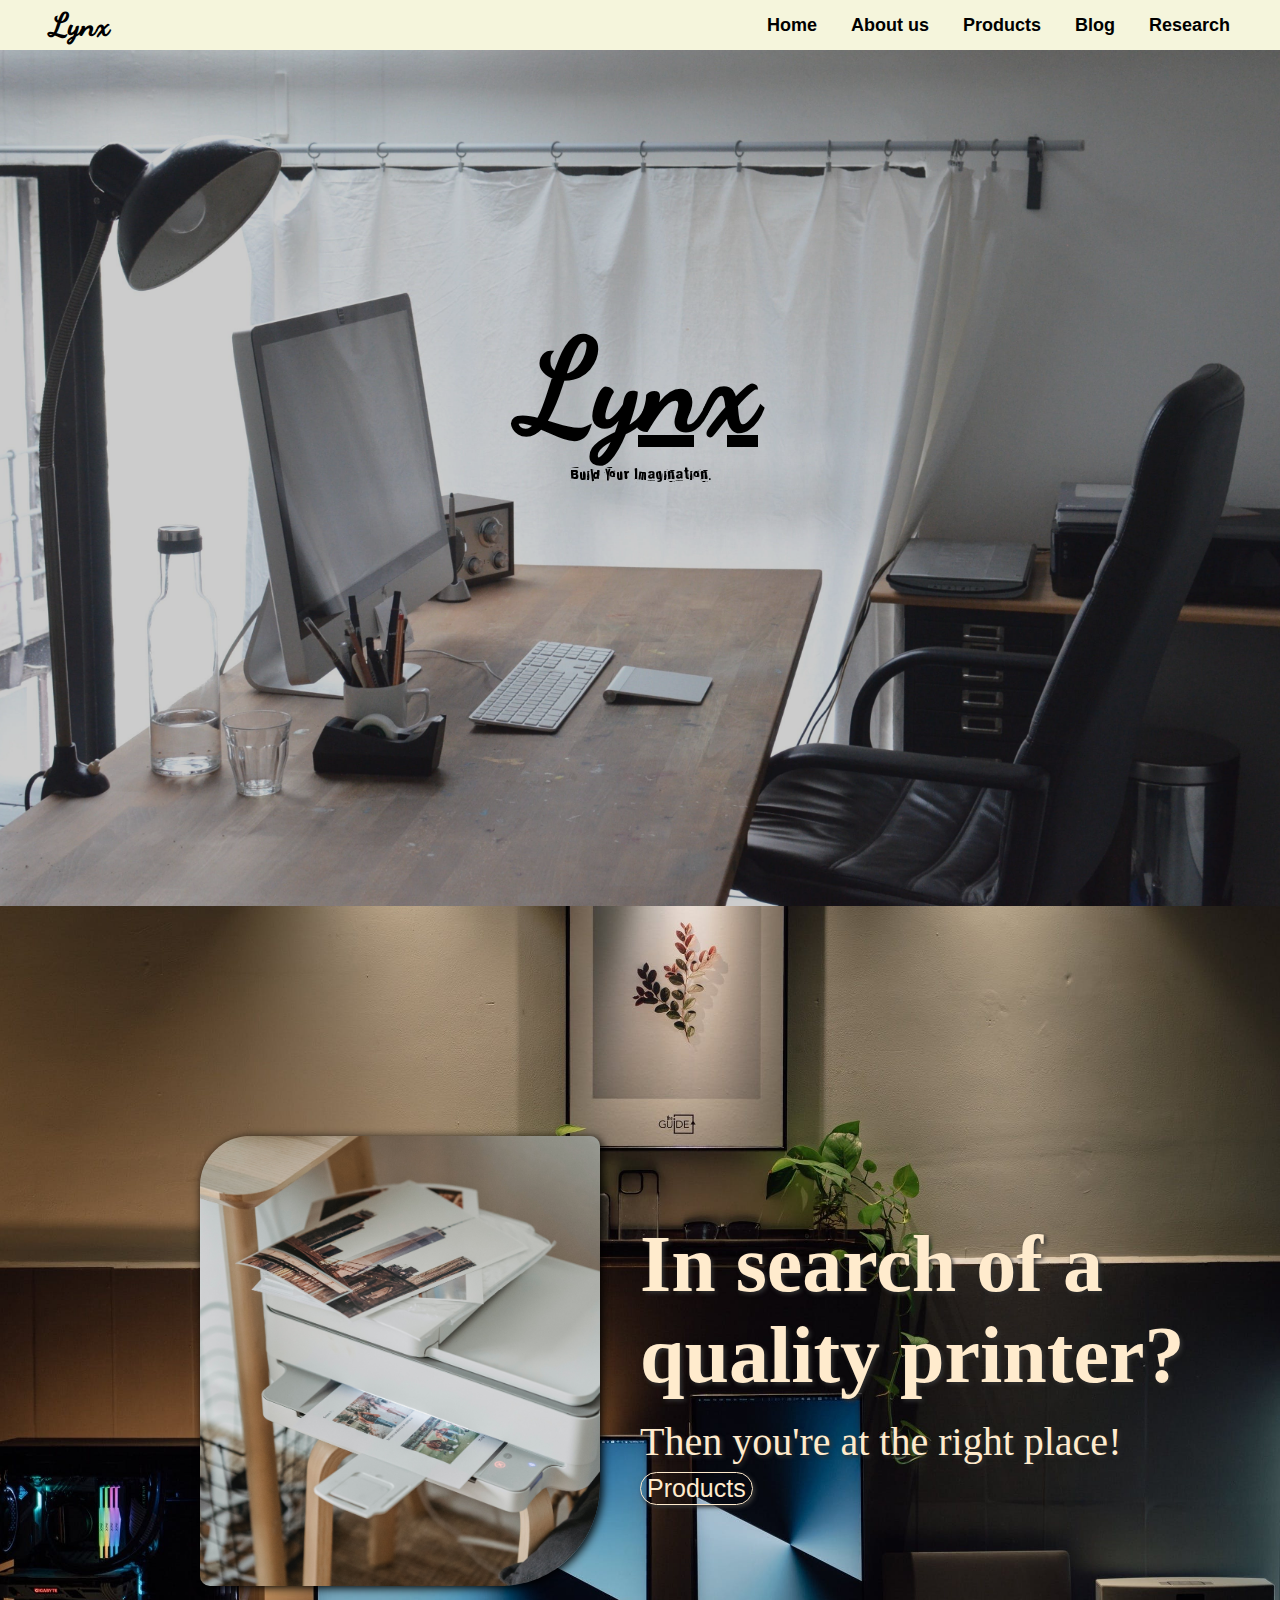
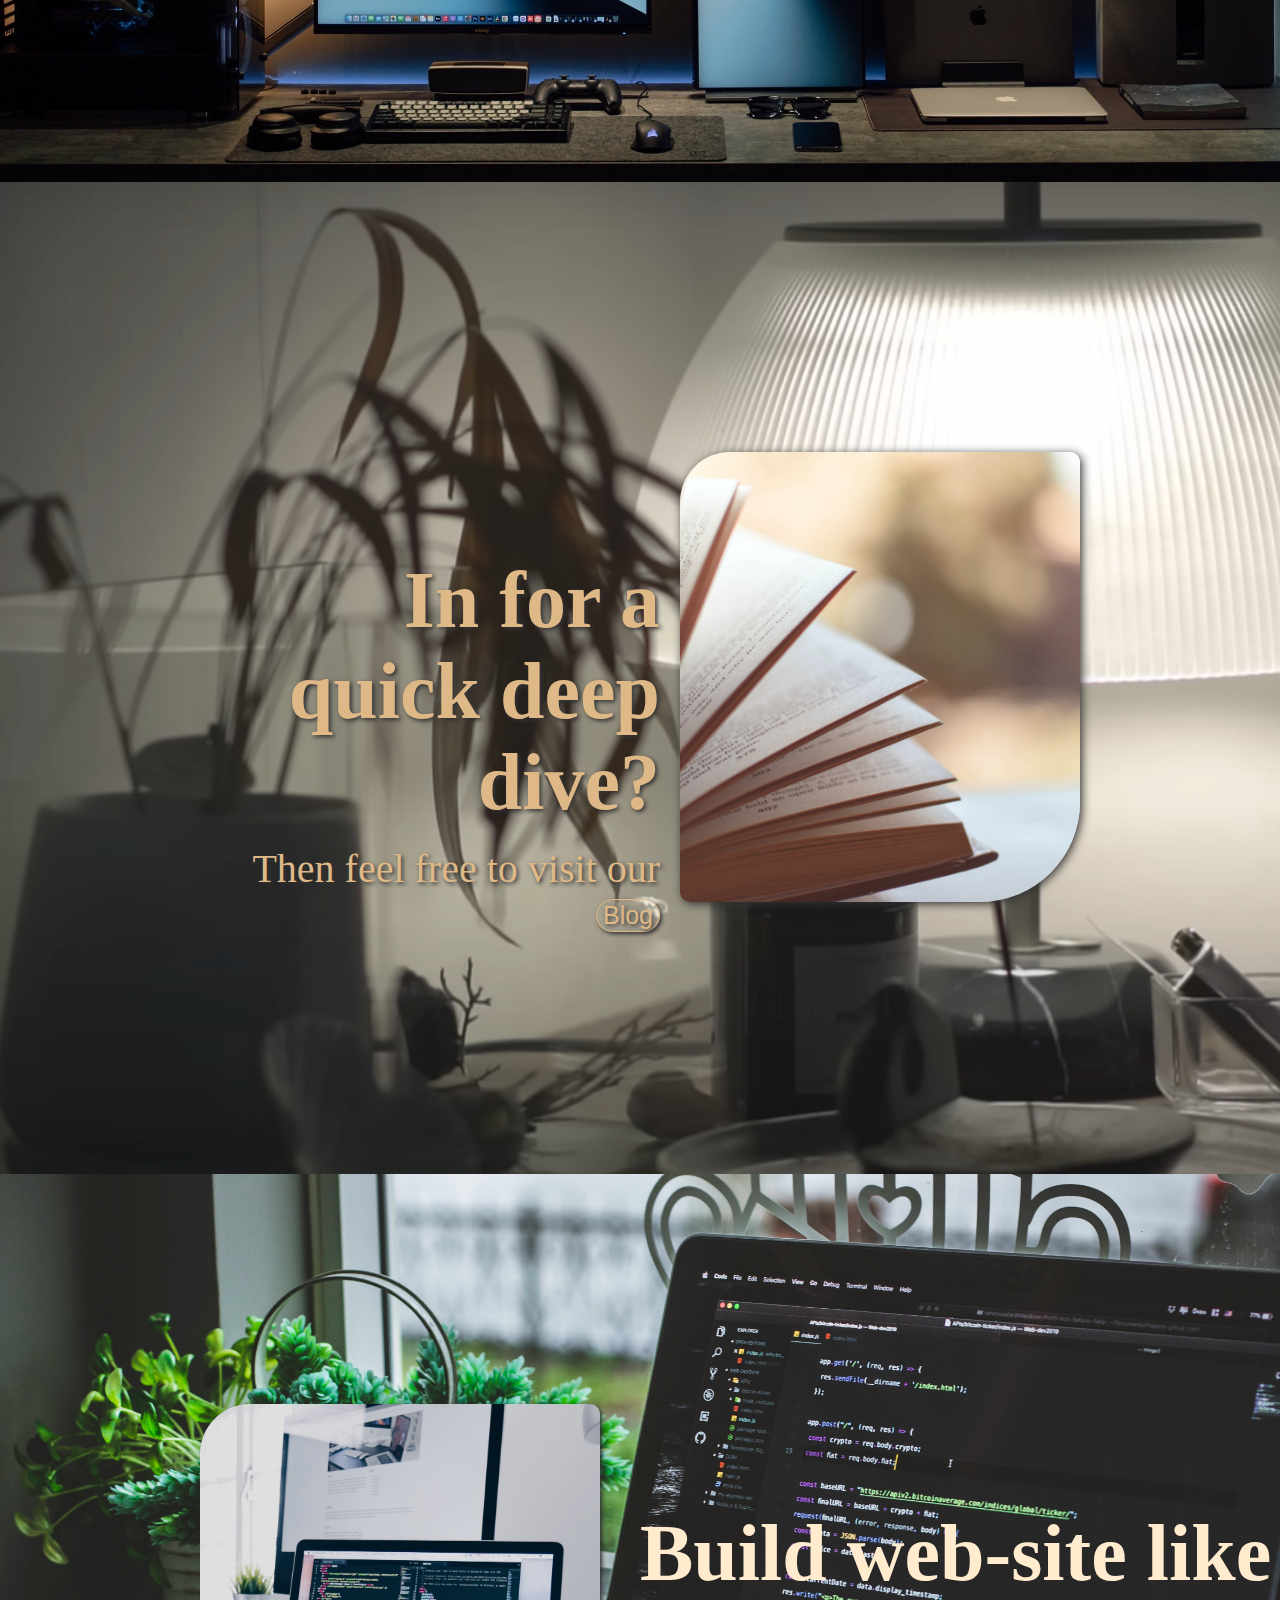
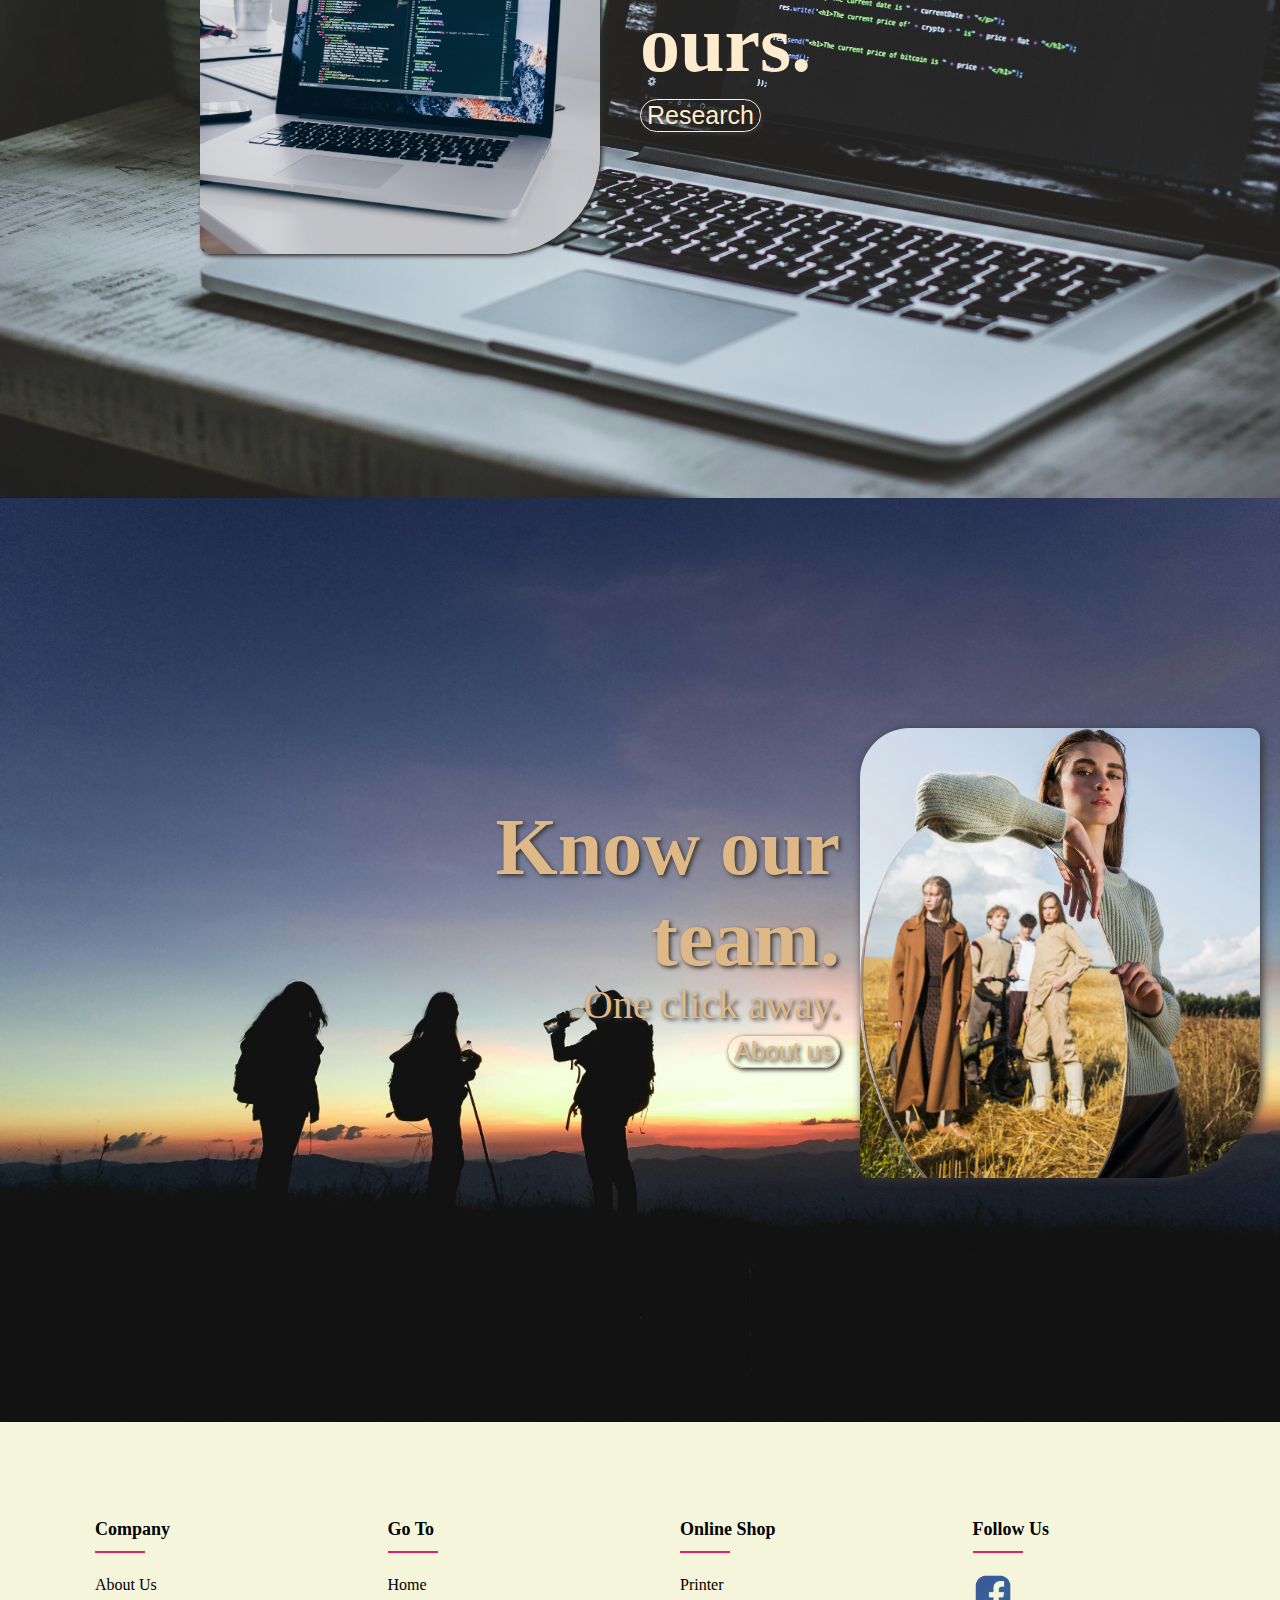
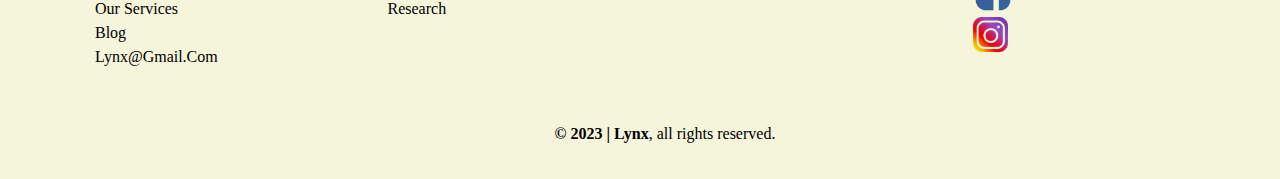
<file: index.html>
<!DOCTYPE html>
<html lang="en">
<head>
    <link rel="stylesheet" href="CSS/main.css"><!--Connecting with CSS file-->
    <title>Lynx</title>
</head>
<style>
    .home .goToTopBtn:hover{
        opacity: 0;
    }
</style>
<body>
    <header class="header">                         <!--Nav-bar starts here.-->
        <a href="about.html" class="logo">Lynx</a>
        <nav class="navbar"><b>
            <a href="#home">Home</a>
            <a href="about.html">About us</a>
            <a href="products.html">Products</a>
            <a href="blog.html">Blog</a>
            <a href="research.html">Research</a></b>
        </nav>                                      <!--Navb-ar ends here.-->
    </header>
    <section id="home">                             <!--Background img 1 starts here.-->
        <div class="background">
            <div class="teamLogo">
                <div class="border">
                <h1><ins>Lynx</ins></h1><!--ins gives underline effect.-->
                <p>Build Your Imagination.</p>
                </div>
            </div>
        </div>
    </section>                                          <!--Background img 1 ends here.-->
    <section>
        <div class="container">                         <!--Background img 2 starts here.-->
            <div class="box">
            <div class="firstimg">
                <img src="../Img/Home/printer.jpg" width="400px" height="450px"/>
            </div>
            <div class="text">
                <h1>In search of a quality printer?</h1>
                <br>
                <p>Then you're at the right place!</p>
                <div class="btn">
                    <a href="products.html">
                    <button>Products  </button>
                    </a>
                </div>
            </div>
            </div>
            <a href="#home" class="goToTopBtn">&#8593; Top</a> <!--go to top button.-->
        </div>              
    </section>                                          <!--Background img 2 ends here.-->
    <section>                                           <!--Background img 3 starts here.-->
        <div class="container1">
            <div class="box1">
                <div class="text1">
                    <h1>In for a quick deep dive?</h1>
                    <br>
                    <p>Then feel free to visit our</p>
                    <div class="btn1">
                        <a href="blog.html">
                            <button>Blog</button>
                        </a>
                    </div>
                </div>
                <div class="firstimg1">
                    <img src="../Img/Home/blog.jpg" width="400px" height="450px"/>
                </div>
            </div>
            <a href="#home" class="goToTopBtn">&#8593; Top</a> <!--go to top button.-->
        </div>              
    </section>                                      <!--Background img 3 ends here.-->
    <section>                                       <!--Background 4 starts here-->
        <div class="container3">
            <div class="box2">
            <div class="firstimg2">
                <img src="../Img/Home/Coding-background.jpg" width="400px" height="450px"/>
            </div>
            <div class="text3">
                <h1>Build web-site like ours.</h1>
                <br>
                <div class="btn2">
                    <a href="#">
                    <button>Research</button>
                    </a>
                </div>
            </div>
            </div>
            <a href="#home" class="goToTopBtn">&#8593; Top</a> <!--go to top button.-->
        </div>              
    </section>                                  <!--Background 4 ends here-->
    <section>                                   <!--Background 5 starts here-->
        <div class="container4">
            <div class="box4">
                <div class="text4">
                    <h1>Know our team.</h1>
                    <br>
                    <p>One click away.  </p>
                    <div class="btn4">
                        <a href="about.html">
                            <button>About us</button>
                        </a>
                    </div>
                </div>
                <div class="firstimg4">
                    <img src="../Img/Home/team.jpg" width="400px" height="450px"/>
                </div>
            </div>
            <a href="#home" class="goToTopBtn">&#8593; Top</a> <!--go to top button.-->
        </div>              
    </section>                                          <!--Background 5 ends here-->
    <footer class="footer">                             <!-- footer starts here-->
        <div class="container2">
            <div class="row">
                <div class="column">
                    <h4>Company</h4>
                    <ul>
                        <li><a href="about.html">about us</a></li>
                        <li><a href="products.html">our services</a></li>
                        <li><a href="blog.html">blog</a></li>
                        <li><a href="mailto:lynx@gmail.com">lynx@gmail.com</a></li>
                    </ul>
                </div>
                <div class="column">
                    <h4>Go to</h4>
                        <ul>
                            <li><a href="#home">Home</a></li>
                            <li><a href="research.html">Research</a></li>
                        </ul>
                </div>
                <div class="column">
                    <h4>Online shop</h4>
                    <ul>
                        <li><a href="products.html">printer</a></li>
                    </ul>
                </div>
                <div class="column">
                    <h4>Follow us</h4>
                    <div class="social-Links">
                        <a href="https://www.facebook.com"><img src="../Img/Home/facebook-logo.png" width="40px"/></a>
                        <br>
                        <a href="https://www.instagram.com"><img src="../Img/Home/ig-logo.png" width="35px"/></a>
                    </div>
                </div>
            </div>
        </div>
        <p class="column2"><b>&copy; 2023 | Lynx</b>, all rights reserved.</p><!--&copy; used for better rendering among various browser.-->
        <a href="#home" class="goToTopBtn">&#8593; Top</a> <!--go to top button.-->
    </footer>                                               <!-- footer ends here -->
</body>
</html>
</file>
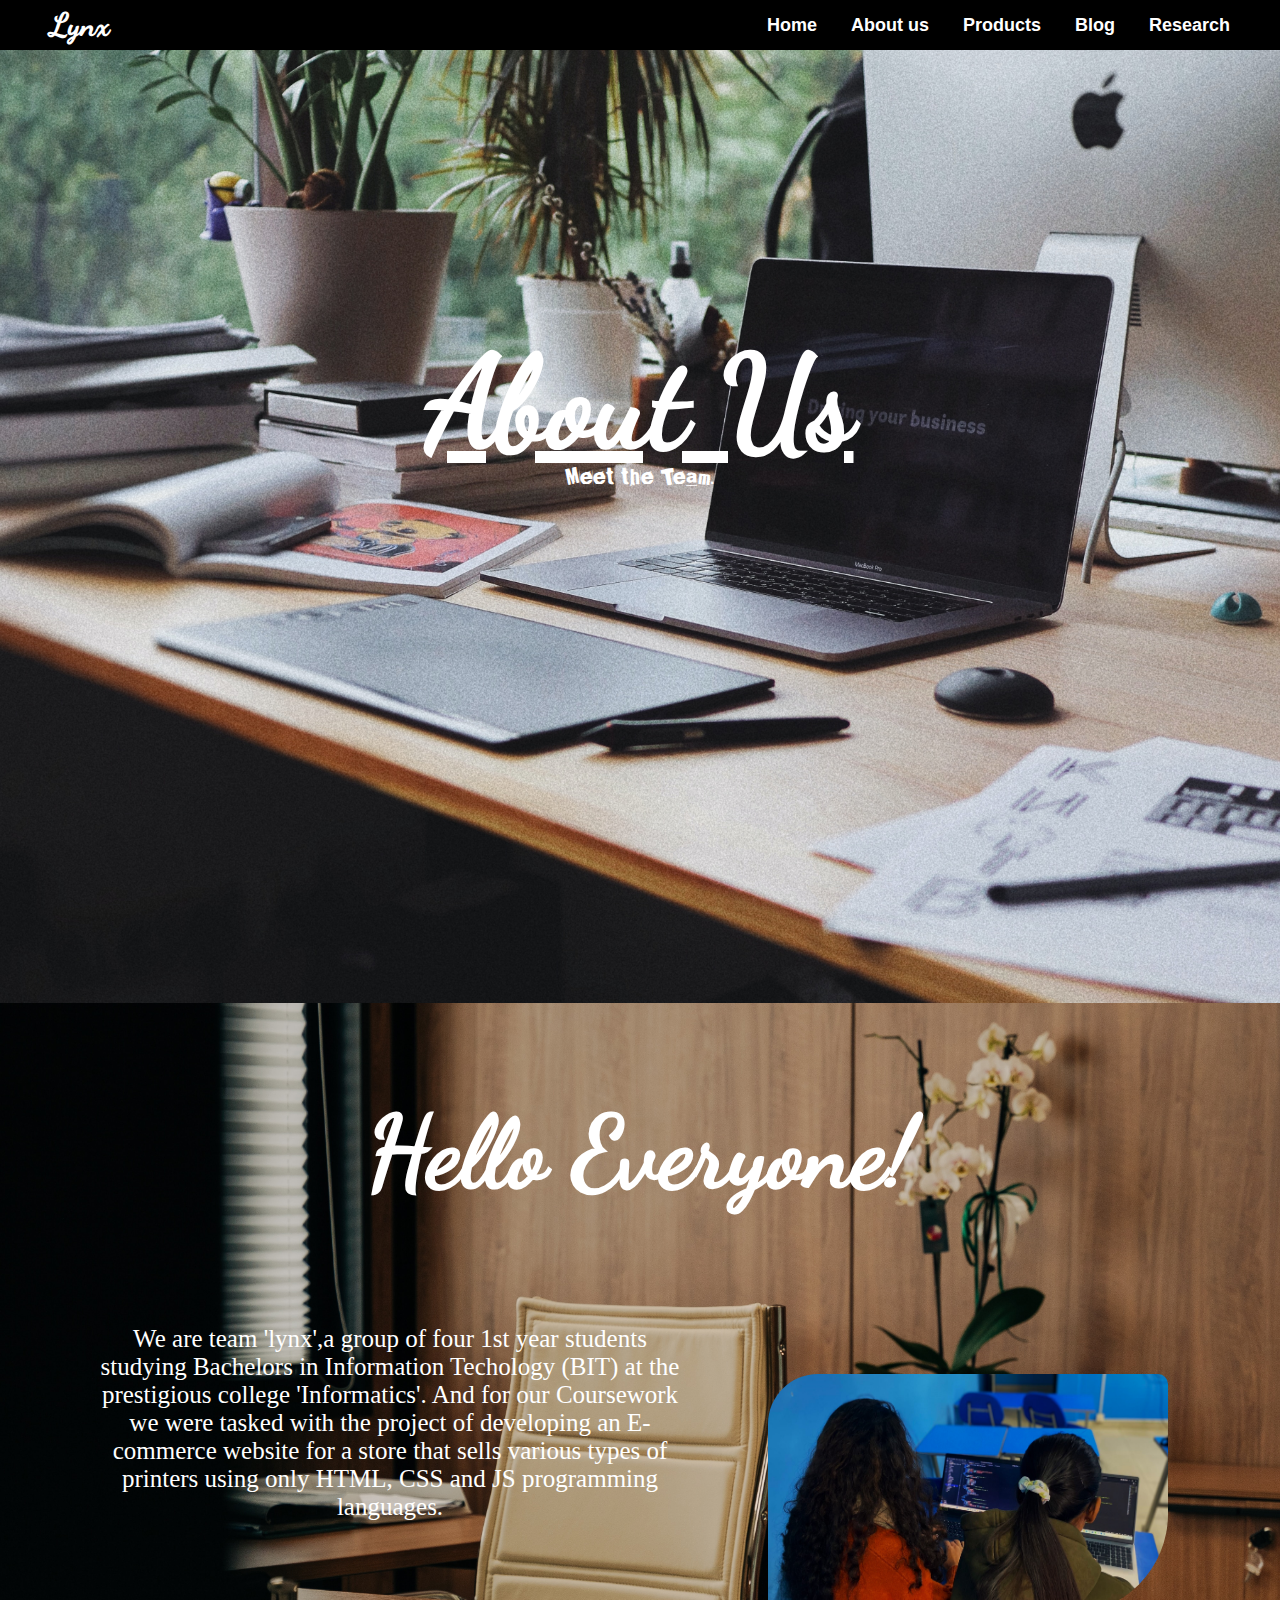
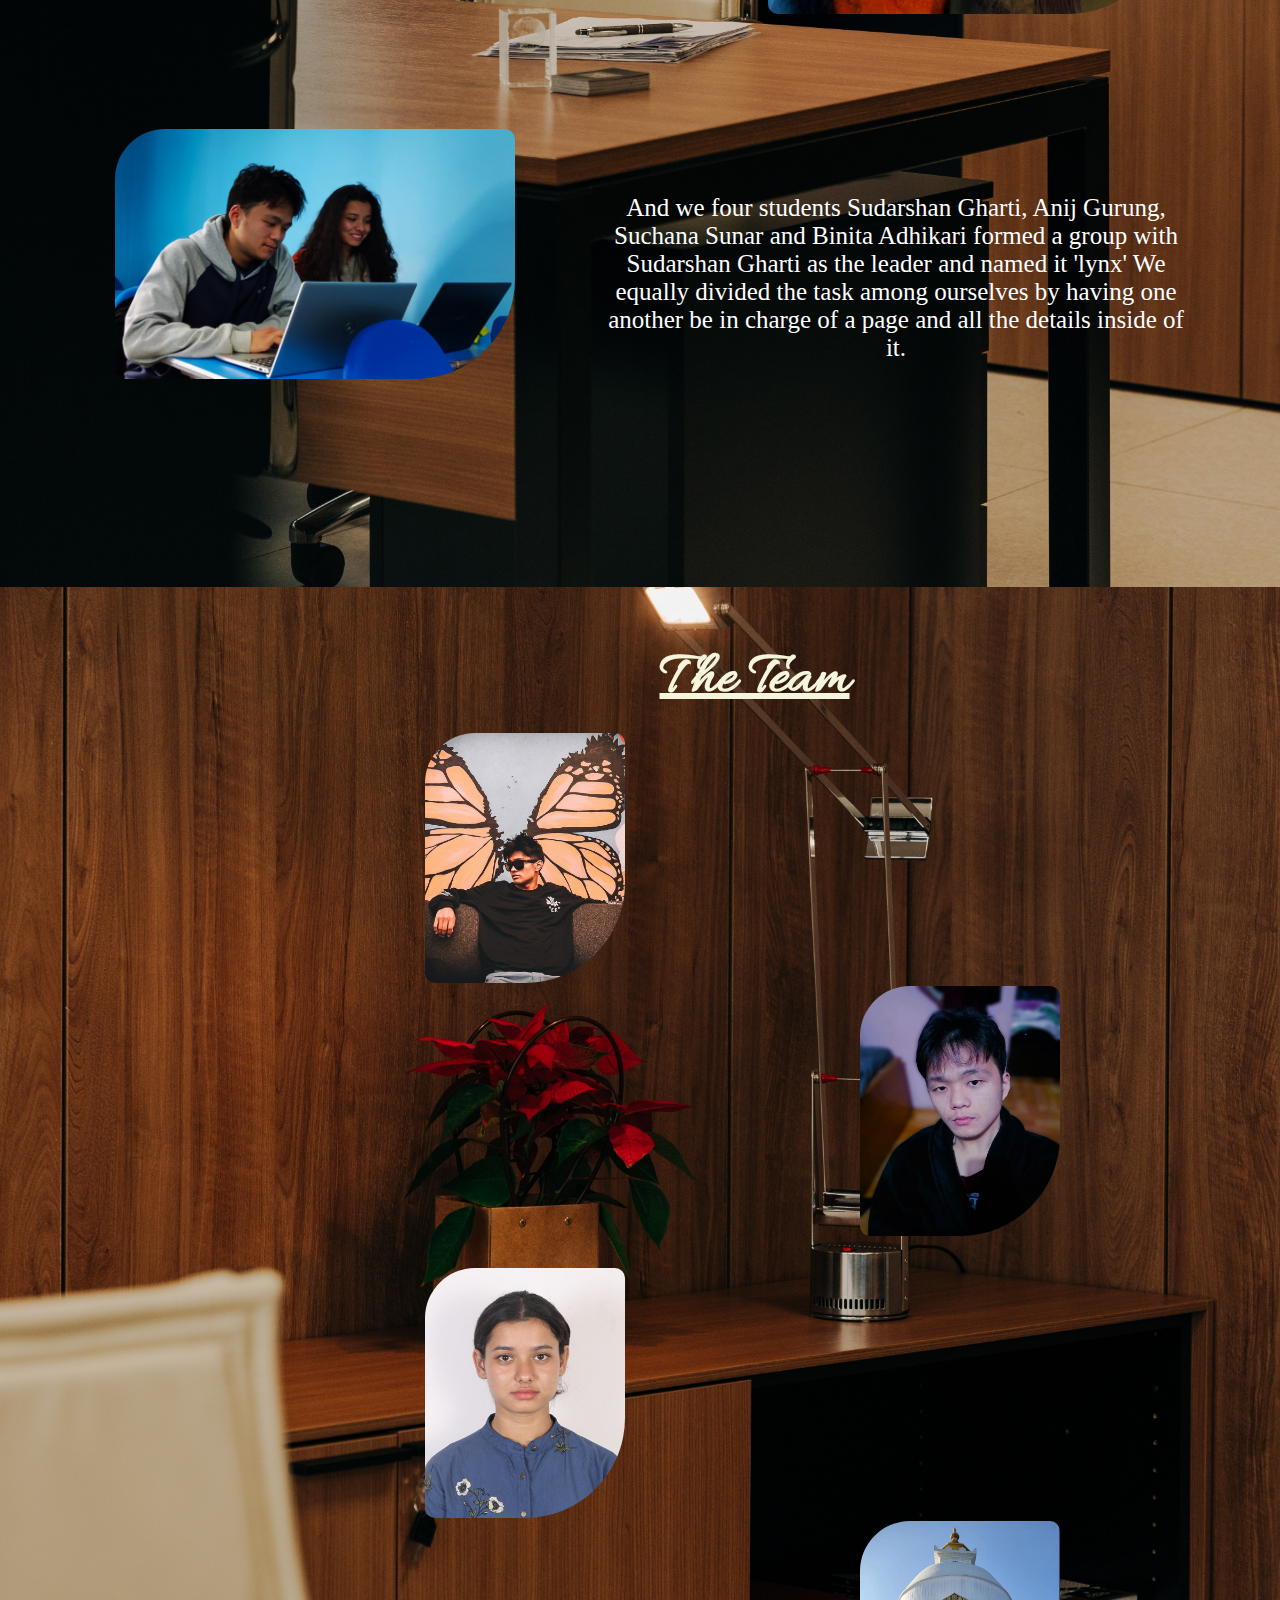
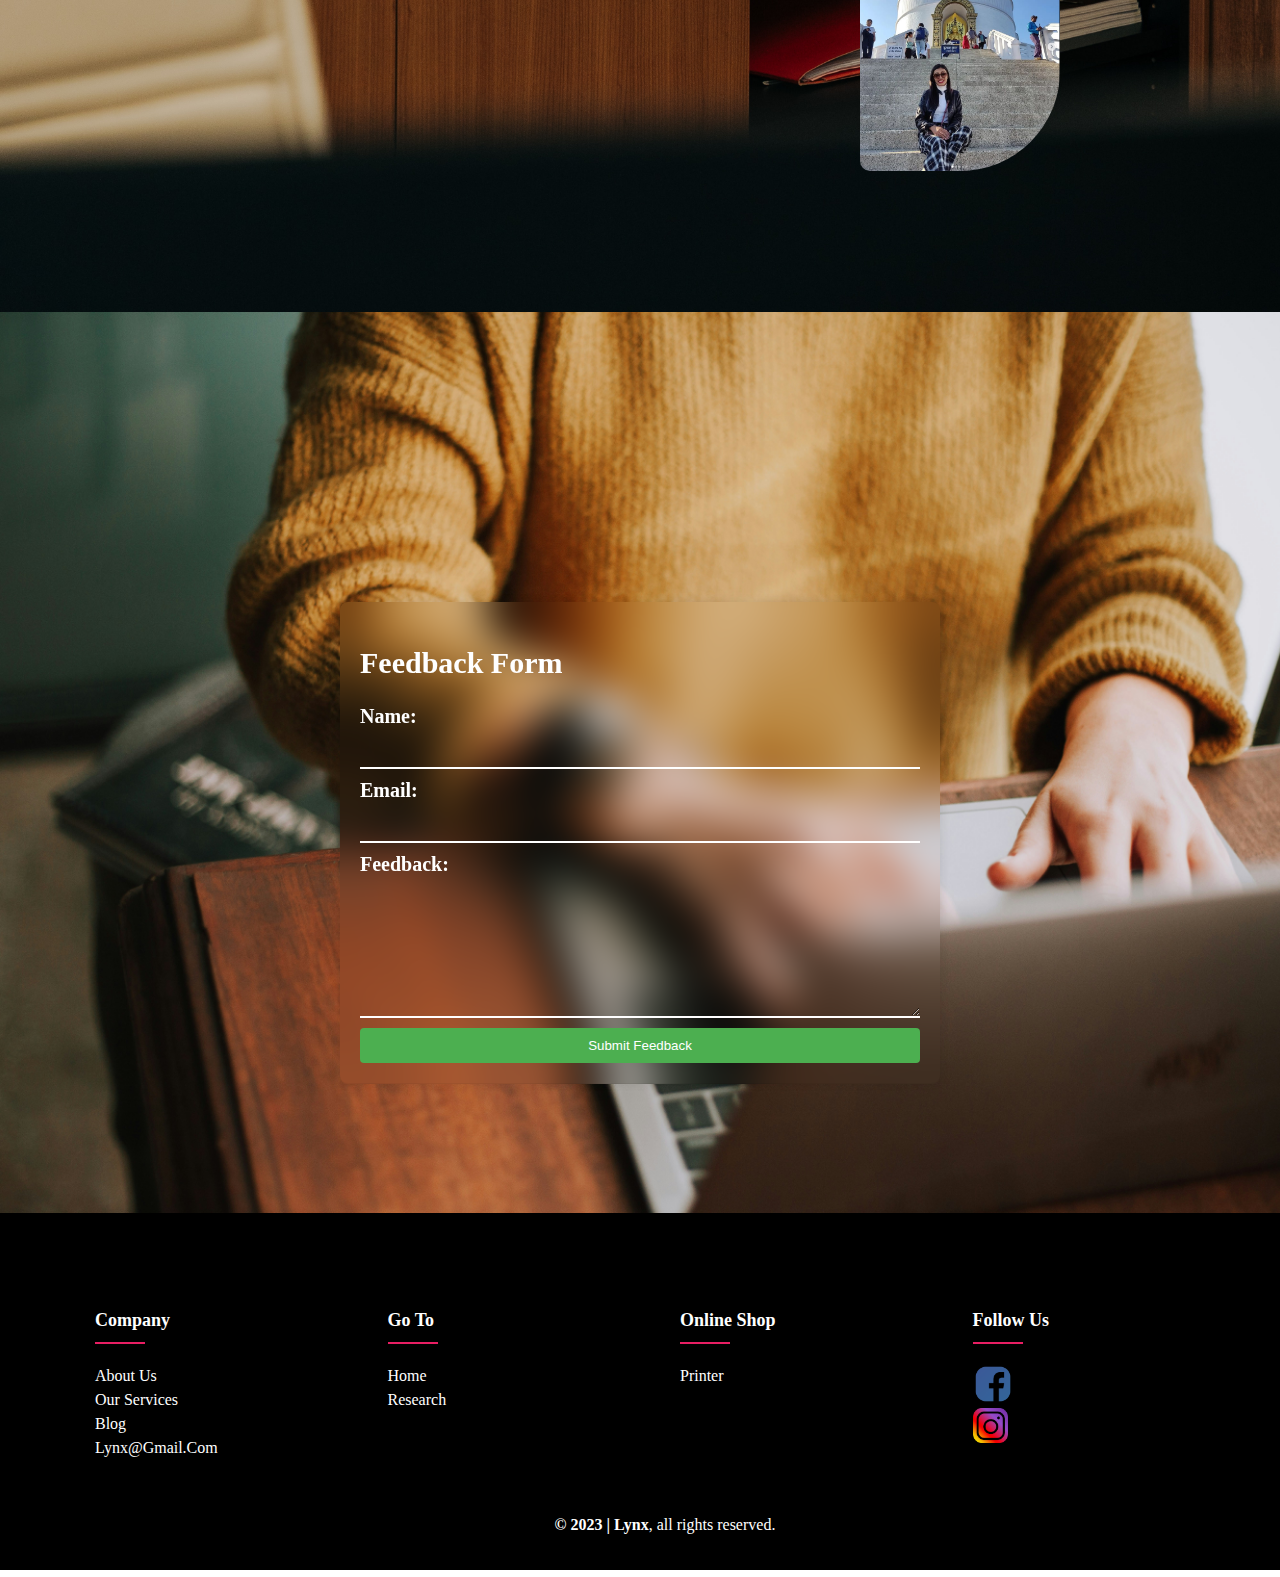
<file: about.html>
<!DOCTYPE html>
<html>
    <head>
        <title>About us</title>
        <link rel="stylesheet" href="about-us.css""> <!--Connecting with CSS file-->
        <script src="feedback.js"></script><!--Connecting with JS file-->
    </head>
    <body>
        <header class="header">                                         <!--Nav-bar starts here.-->
          <a href="#about" class="logo">Lynx</a>
    
            <nav class="navbar">
                <a href="index.html">Home</a>
                <a href="#about">About us</a>
                <a href="products.html">Products</a>
                <a href="blog.html">Blog</a>
                <a href="research.html">Research</a>
            </nav>                                                      <!--Nav-bar ends here.-->
        </header>
        
        <section class="about" id="about">                              <!--background img 1 starts here-->
            <div class="aboutus">
                <h1>
                   <ins>About Us</ins>
                </h1>
                <p>Meet the Team.</p>
            </div>      
        </section>                                                      <!--background img 1 ends here -->

        <section class="textbox">                                       <!--background img 2 starts here-->
            <div class="description">
                <h1>Hello Everyone!</h1>
                <p class="p1">We are team 'lynx',a group of four 1st year students studying Bachelors in Information Techology (BIT) at the prestigious college 'Informatics'.
                   And for our Coursework we were tasked with the project of developing an E-commerce website for a store that sells various types of printers using only HTML,
                   CSS and JS programming languages. 
                </p>
                <img class="pic" src="Img/About us/others/g.jpg" width="400px" height="240px">
                <img class="pic1" src="Img/About us/others/group.jpg" width="400px" height="250px">

                <p class="p2">And we four students Sudarshan Gharti, Anij Gurung, Suchana Sunar and Binita Adhikari formed a group with Sudarshan Gharti as the leader and named it 'lynx'
                    We equally divided the task among ourselves by having one another be in charge of a page and all the details inside of it.
                </p>
                <a href="#about" class="goToTopBtn">&#8593; Top</a> <!--go to top button.-->
            </div>
        </section>                                                      <!--background img 2 ends here-->
         
        <section class="intro">                                         <!--background img 3 starts here-->
            <div class="box">
                <h1 class="he"><ins>The Team</ins></h1>
                    <div class="one">
                        <div class="text">
                            <h2>Sudarshan Gharti</h2>
                            <p>Technical Skills: HTML & CSS <br>
                                Soft Skill: Leadership & Time Management <br>
                                Educational Background: +2 in Management <br>
                                Contact: sudarshan.gharti.a23@icp.edu.com<br>
                                Address: Masina, Pokhara-14 <br>
                            </p>
                        </div>
                        <img src="Img/About us/others/anup.jpg" width="200px" height="250px">
                    </div>

                  <div class="two">
                        <div class="text">
                            <h2>Anij Gurung</h2>
                            <p>Technical Skills: HTML & CSS <br>
                                Soft Skill: Leadership & Communication <br>
                                Educational Background: +2 in Science <br>
                                Contact: anij.gurung.a23@icp.edu.np<br>
                                Address: Tutunga, Pokhara-15 <br></p>
                        </div>
                        <img src="Img/About us/others/aneej.jpg" width="200px" height="250px">
                    </div>

                    <div class="three">
                        <div class="text">
                            <h2>Suchana Sunar</h2>
                            <p>Technical Skills: HTML & CSS <br>
                                Soft Skill: Teamwork & Problem Solving <br>
                                Educational Background: +2 in Science <br>
                                Contact: suchana.sunar.a23@icp.edu.np<br>
                                Address: Tallchowk, Pokhara-29 <br></</p>
                        </div>
                        <img src="Img/About us/others/suchana1.JPG" width="200px" height="250px">
                    </div>

                    <div class="four">
                        <div class="text">
                            <h2>Binita Adhikari</h2>
                            <p>Technical Skills: HTML, CSS & Documentation <br>
                                Soft Skill: Teamwork & Problem Solving <br>
                                Educational Background: +2 in Science <br>
                                Contact: binita.adhikari.a23@icp.edu.np<br>
                                Address: Budibazar, Pokhara-26  <br></</</p>
                        </div>
                        <img src="Img/About us/others/binita.png" width="200px" height="250px">
                    </div>
                    <a href="#about" class="goToTopBtn">&#8593; Top</a> <!--go to top button.-->
            </div>
        </section>                                                      <!--background img 3 ends here-->
        <section>
                <div class="feed">                                      <!--Start of the feedback-->
                    <div class="container-f">
                        <h2>Feedback Form</h2>
                        <form id="feedbackForm">
                            <label for="name">Name:</label>
                            <input type="text" id="name" name="name" required>
                    
                            <label for="email">Email:</label>
                            <input type="email" id="email" name="email" required>
                    
                            <label for="feedback">Feedback:</label>
                            <textarea id="feedback" name="feedback" rows="7" required></textarea>
                    
                            <button type="button" onclick="submitFeedback()">Submit Feedback</button>
                        </form>
                        <div id="confirmation" style="display: none;"> <!--Inline css used here.-->
                            <p>Thank you for your feedback!</p>
                        </div>
                    </div>
                    <a href="#about" class="goToTopBtn">&#8593; Top</a> <!--go to top button.-->
                </div> 
        </section>                                                      <!--End of the feedback-->
        <footer class="footer">                                         <!-- footer starts here-->
            <div class="container2">
                <div class="row">
                    <div class="column">
                        <h4>Company</h4>
                        <ul>
                            <li><a href="#about">about us</a></li>
                            <li><a href="products.html">our services</a></li>
                            <li><a href="blog.html">blog</a></li>
                            <li><a href="mailto:lynx@gmail.com">lynx@gmail.com</a></li>
                        </ul>
                    </div>
                    <div class="column">
                        <h4>Go to</h4>
                            <ul>
                                <li><a href="index.html">Home</a></li>
                                <li><a href="research.html">Research</a></li>
                            </ul>
                    </div>
                    <div class="column">
                        <h4>Online shop</h4>
                        <ul>
                            <li><a href="products.html">printer</a></li>
                        </ul>
                    </div>
                    <div class="column">
                        <h4>Follow us</h4>
                        <div class="social-Links">
                            <a href="https://www.facebook.com"><img src="Img/Home/facebook-logo.png" width="40px"></a>
                            <br>
                            <a href="https://www.instagram.com"><img src="Img/Home/ig-logo.png" width="35px"></a>
                        </div>
                    </div>
                </div>
            </div>
            <p class="column2"><b>&copy; 2023 | Lynx</b>, all rights reserved.</p><!--&copy; used for better rendering among various browser.-->
            <a href="#about" class="goToTopBtn">&#8593; Top</a> <!--go to top button.-->
        </footer>                                               <!-- footer ends here -->
    </body>
</html>
</file>
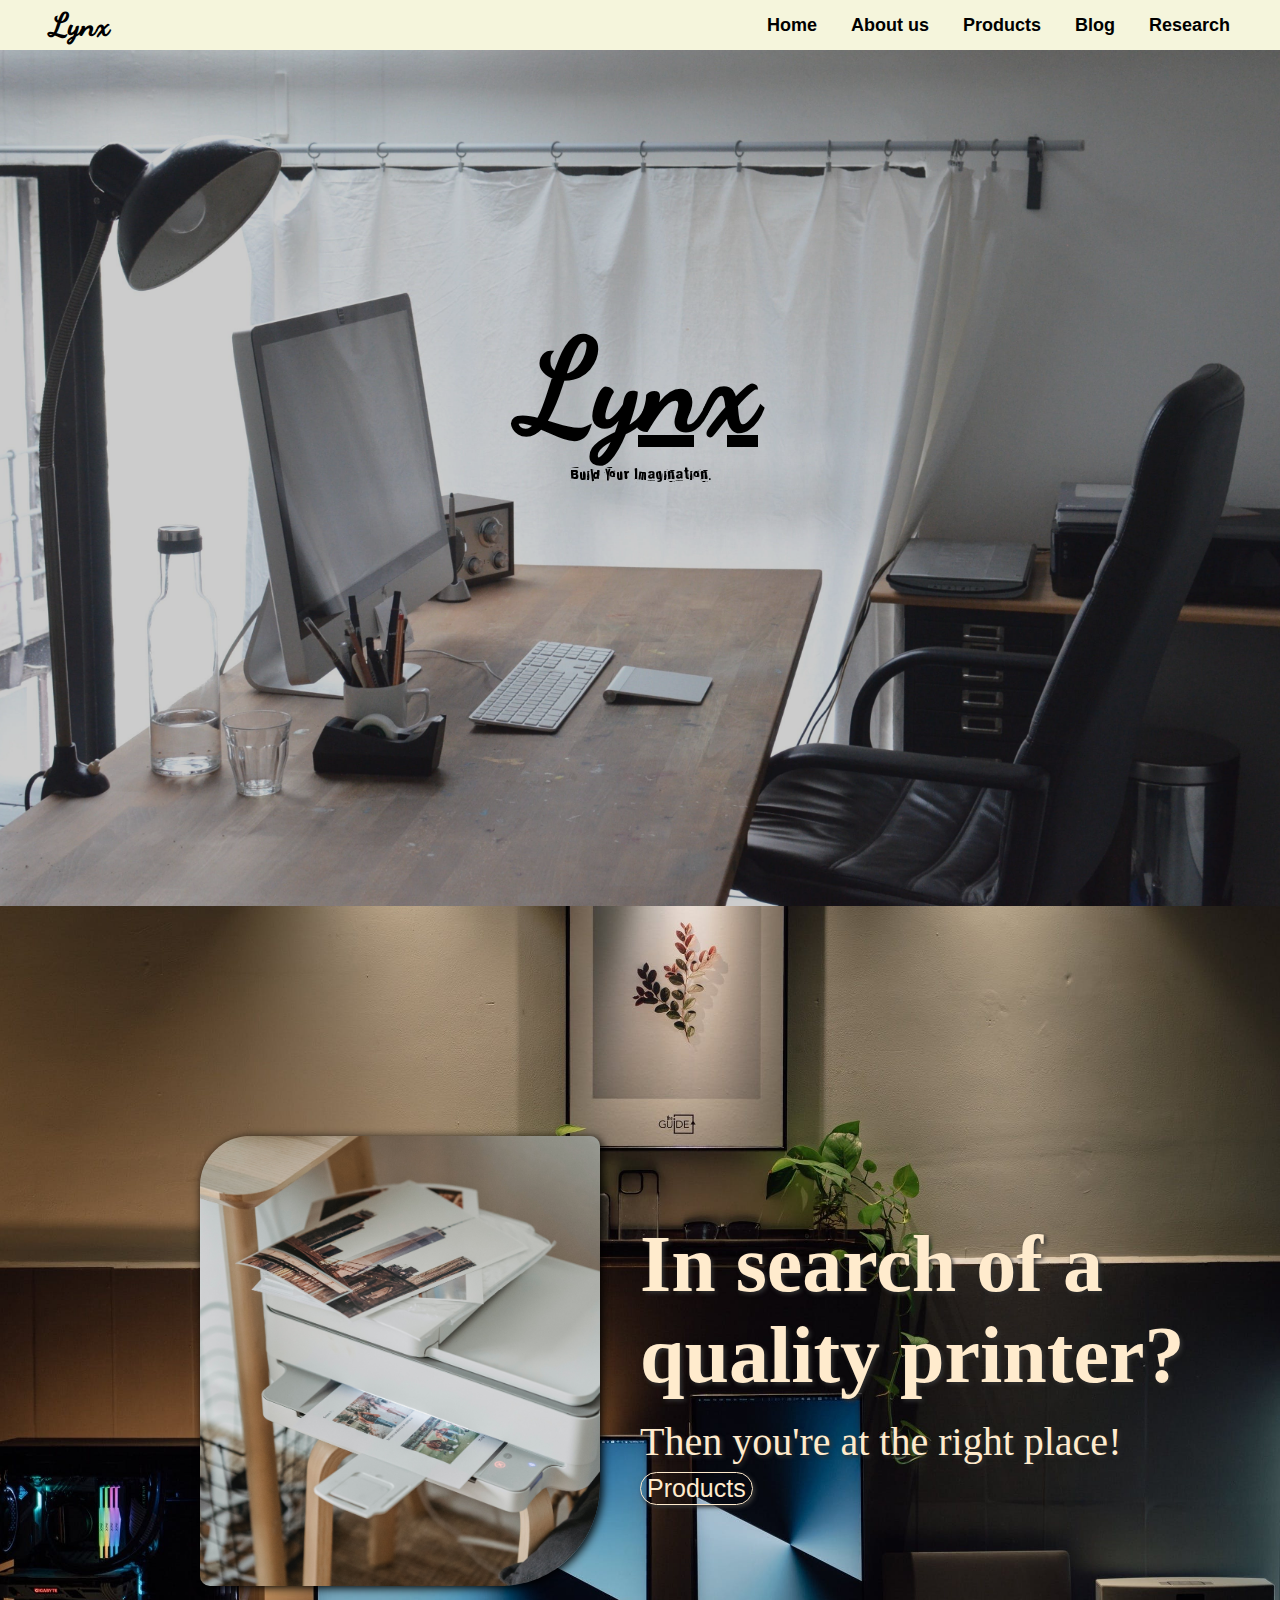
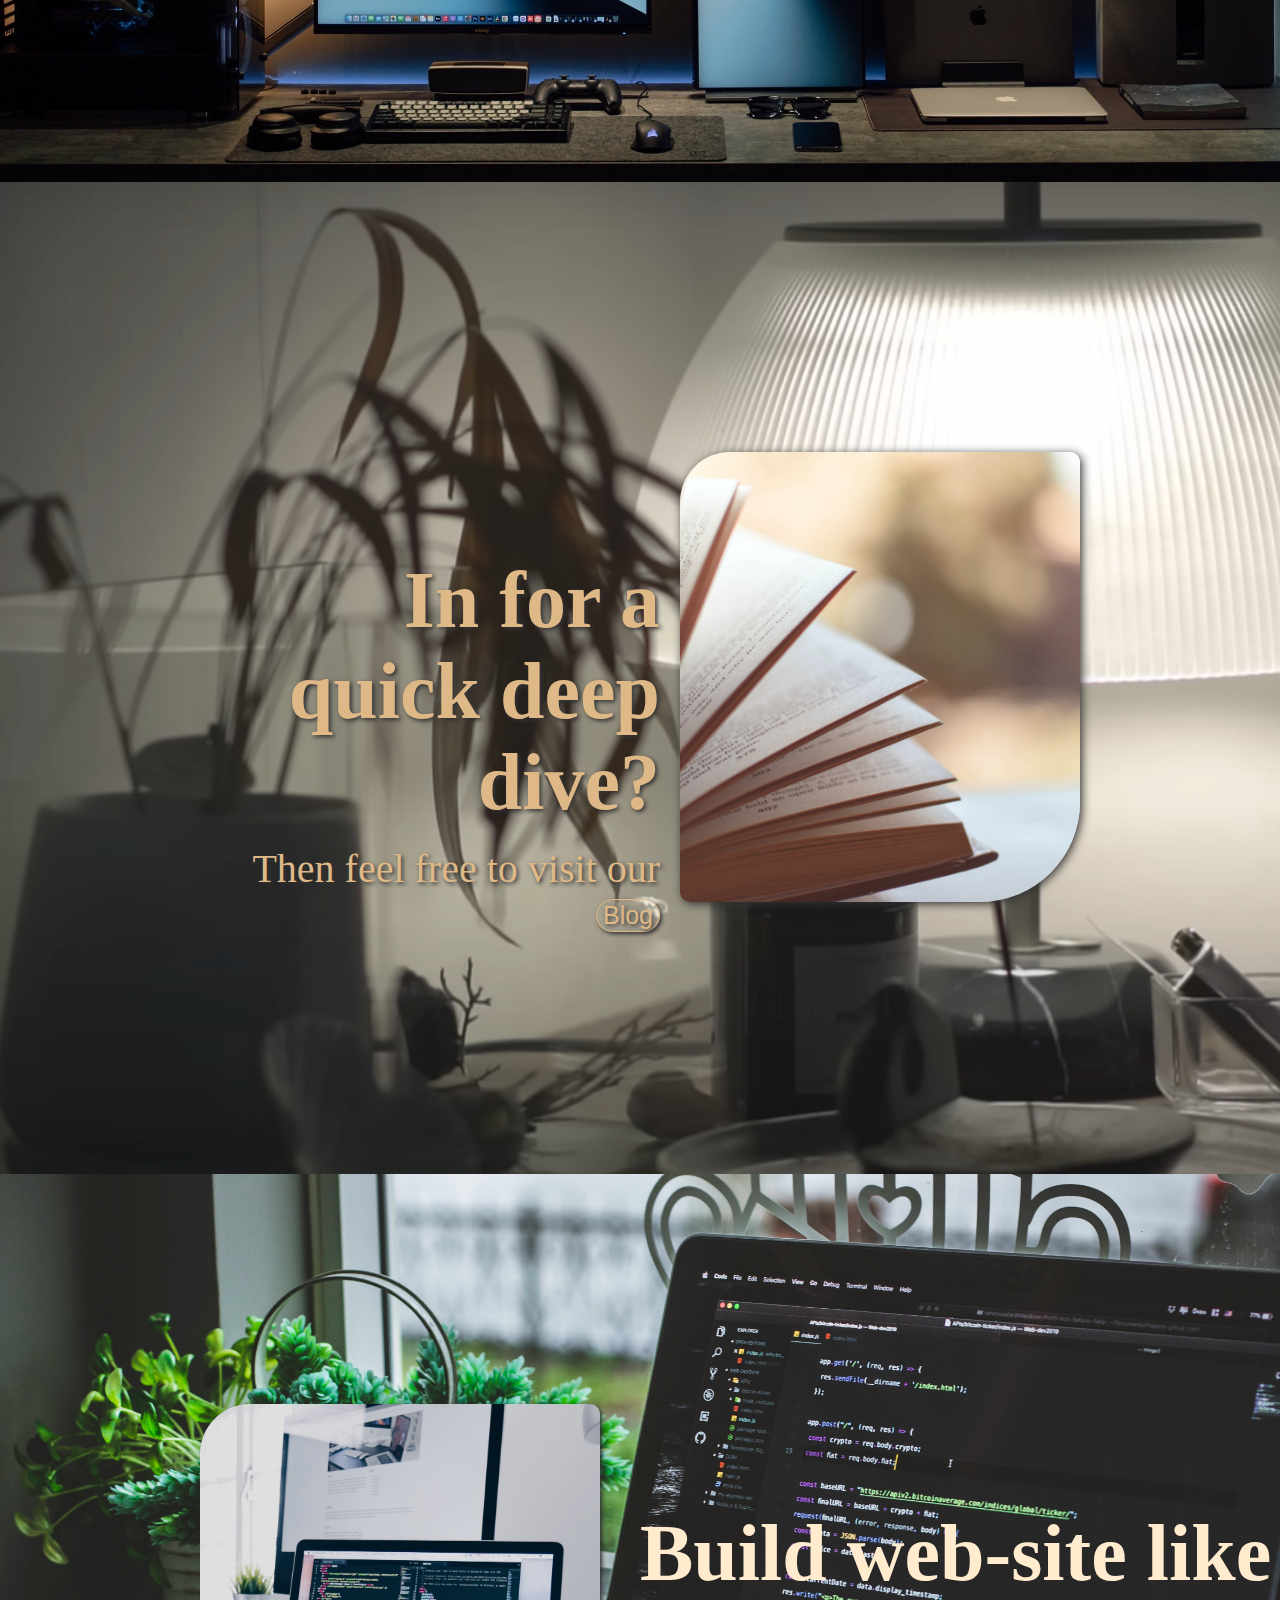
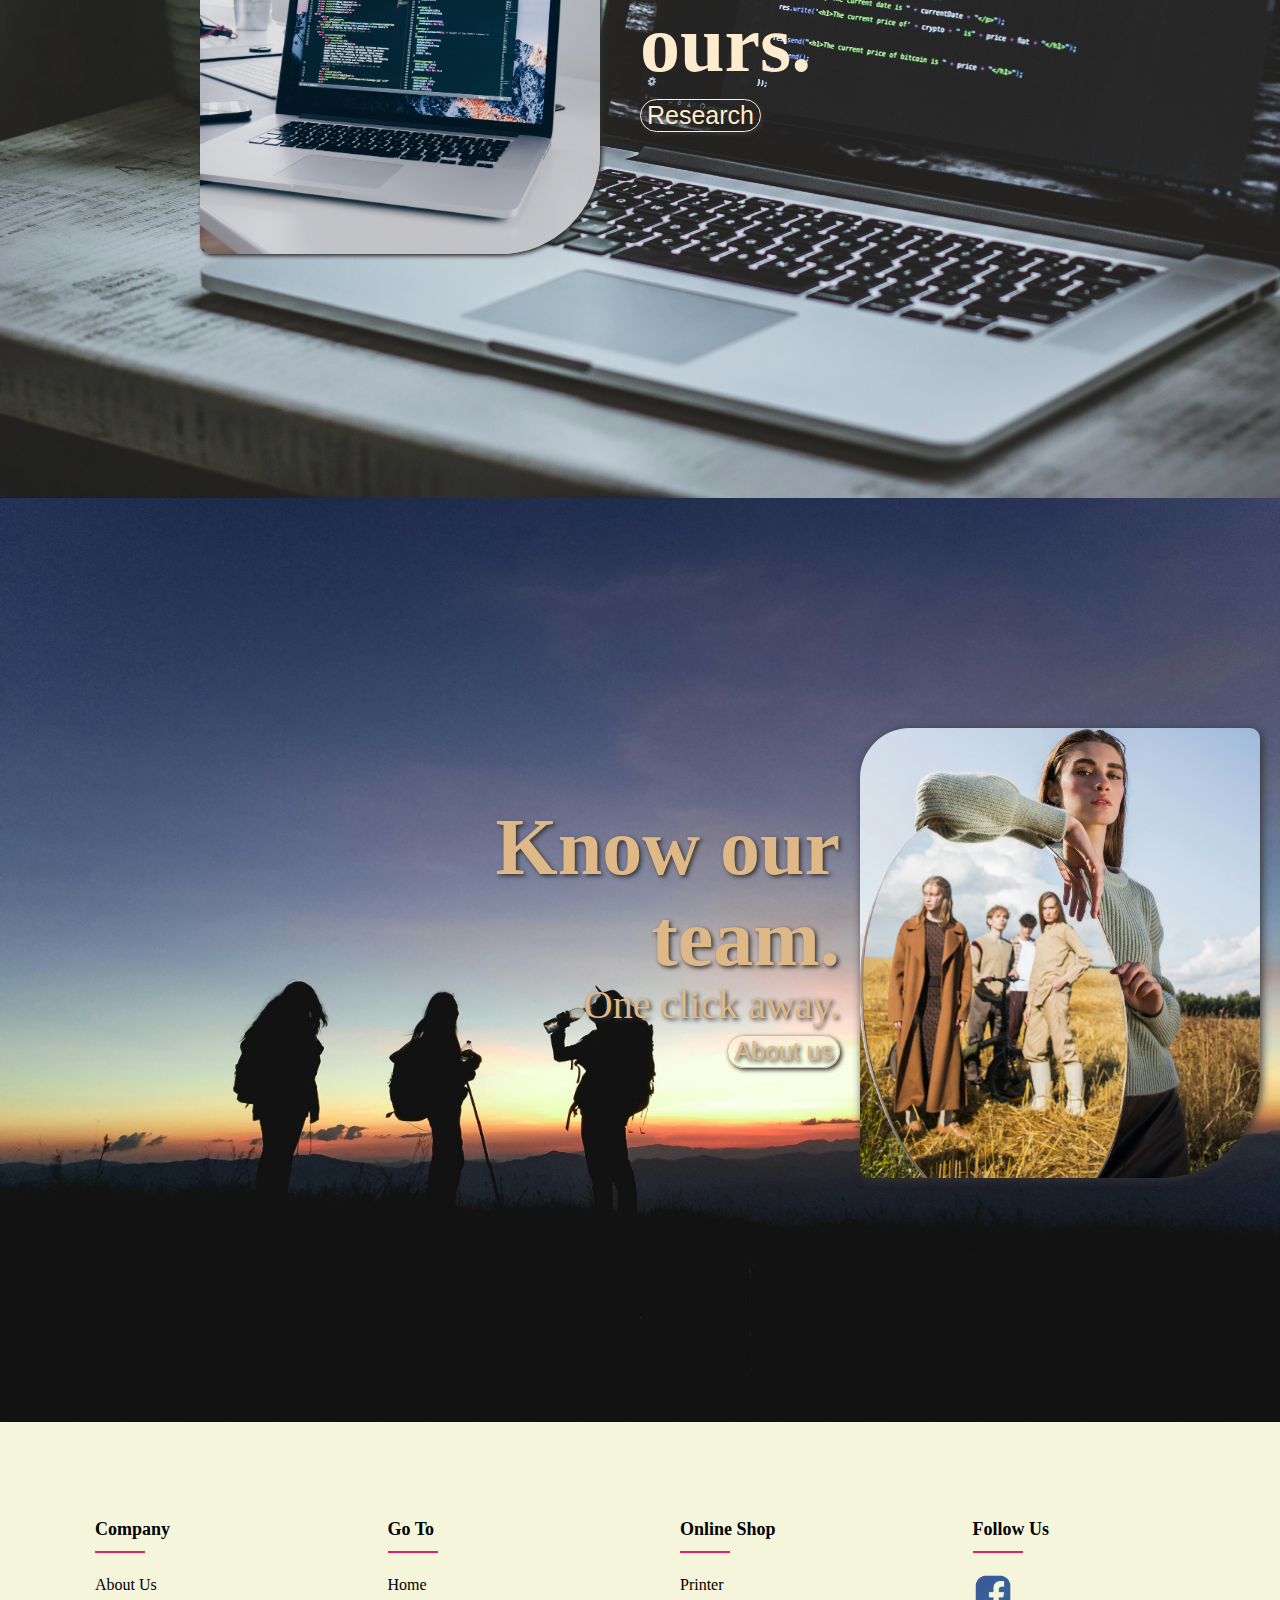
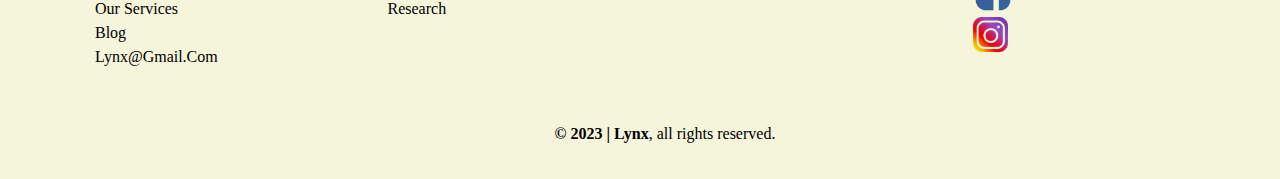
<file: main.html>
<!DOCTYPE html>
<html lang="en">
<head>
    <link rel="stylesheet" href="../CSS/main.css"><!--Connecting with CSS file-->
    <title>Lynx</title>
</head>
<style>
    .home .goToTopBtn:hover{
        opacity: 0;
    }
</style>
<body>
    <header class="header">                         <!--Nav-bar starts here.-->
        <a href="about.html" class="logo">Lynx</a>
        <nav class="navbar"><b>
            <a href="#home">Home</a>
            <a href="about.html">About us</a>
            <a href="products.html">Products</a>
            <a href="blog.html">Blog</a>
            <a href="research.html">Research</a></b>
        </nav>                                      <!--Navb-ar ends here.-->
    </header>
    <section id="home">                             <!--Background img 1 starts here.-->
        <div class="background">
            <div class="teamLogo">
                <div class="border">
                <h1><ins>Lynx</ins></h1><!--ins gives underline effect.-->
                <p>Build Your Imagination.</p>
                </div>
            </div>
        </div>
    </section>                                          <!--Background img 1 ends here.-->
    <section>
        <div class="container">                         <!--Background img 2 starts here.-->
            <div class="box">
            <div class="firstimg">
                <img src="../Img/Home/printer.jpg" width="400px" height="450px"/>
            </div>
            <div class="text">
                <h1>In search of a quality printer?</h1>
                <br>
                <p>Then you're at the right place!</p>
                <div class="btn">
                    <a href="products.html">
                    <button>Products  </button>
                    </a>
                </div>
            </div>
            </div>
            <a href="#home" class="goToTopBtn">&#8593; Top</a> <!--go to top button.-->
        </div>              
    </section>                                          <!--Background img 2 ends here.-->
    <section>                                           <!--Background img 3 starts here.-->
        <div class="container1">
            <div class="box1">
                <div class="text1">
                    <h1>In for a quick deep dive?</h1>
                    <br>
                    <p>Then feel free to visit our</p>
                    <div class="btn1">
                        <a href="blog.html">
                            <button>Blog</button>
                        </a>
                    </div>
                </div>
                <div class="firstimg1">
                    <img src="../Img/Home/blog.jpg" width="400px" height="450px"/>
                </div>
            </div>
            <a href="#home" class="goToTopBtn">&#8593; Top</a> <!--go to top button.-->
        </div>              
    </section>                                      <!--Background img 3 ends here.-->
    <section>                                       <!--Background 4 starts here-->
        <div class="container3">
            <div class="box2">
            <div class="firstimg2">
                <img src="../Img/Home/Coding-background.jpg" width="400px" height="450px"/>
            </div>
            <div class="text3">
                <h1>Build web-site like ours.</h1>
                <br>
                <div class="btn2">
                    <a href="#">
                    <button>Research</button>
                    </a>
                </div>
            </div>
            </div>
            <a href="#home" class="goToTopBtn">&#8593; Top</a> <!--go to top button.-->
        </div>              
    </section>                                  <!--Background 4 ends here-->
    <section>                                   <!--Background 5 starts here-->
        <div class="container4">
            <div class="box4">
                <div class="text4">
                    <h1>Know our team.</h1>
                    <br>
                    <p>One click away.  </p>
                    <div class="btn4">
                        <a href="about.html">
                            <button>About us</button>
                        </a>
                    </div>
                </div>
                <div class="firstimg4">
                    <img src="../Img/Home/team.jpg" width="400px" height="450px"/>
                </div>
            </div>
            <a href="#home" class="goToTopBtn">&#8593; Top</a> <!--go to top button.-->
        </div>              
    </section>                                          <!--Background 5 ends here-->
    <footer class="footer">                             <!-- footer starts here-->
        <div class="container2">
            <div class="row">
                <div class="column">
                    <h4>Company</h4>
                    <ul>
                        <li><a href="about.html">about us</a></li>
                        <li><a href="products.html">our services</a></li>
                        <li><a href="blog.html">blog</a></li>
                        <li><a href="mailto:lynx@gmail.com">lynx@gmail.com</a></li>
                    </ul>
                </div>
                <div class="column">
                    <h4>Go to</h4>
                        <ul>
                            <li><a href="#home">Home</a></li>
                            <li><a href="research.html">Research</a></li>
                        </ul>
                </div>
                <div class="column">
                    <h4>Online shop</h4>
                    <ul>
                        <li><a href="products.html">printer</a></li>
                    </ul>
                </div>
                <div class="column">
                    <h4>Follow us</h4>
                    <div class="social-Links">
                        <a href="https://www.facebook.com"><img src="../Img/Home/facebook-logo.png" width="40px"/></a>
                        <br>
                        <a href="https://www.instagram.com"><img src="../Img/Home/ig-logo.png" width="35px"/></a>
                    </div>
                </div>
            </div>
        </div>
        <p class="column2"><b>&copy; 2023 | Lynx</b>, all rights reserved.</p><!--&copy; used for better rendering among various browser.-->
        <a href="#home" class="goToTopBtn">&#8593; Top</a> <!--go to top button.-->
    </footer>                                               <!-- footer ends here -->
</body>
</html>
</file>
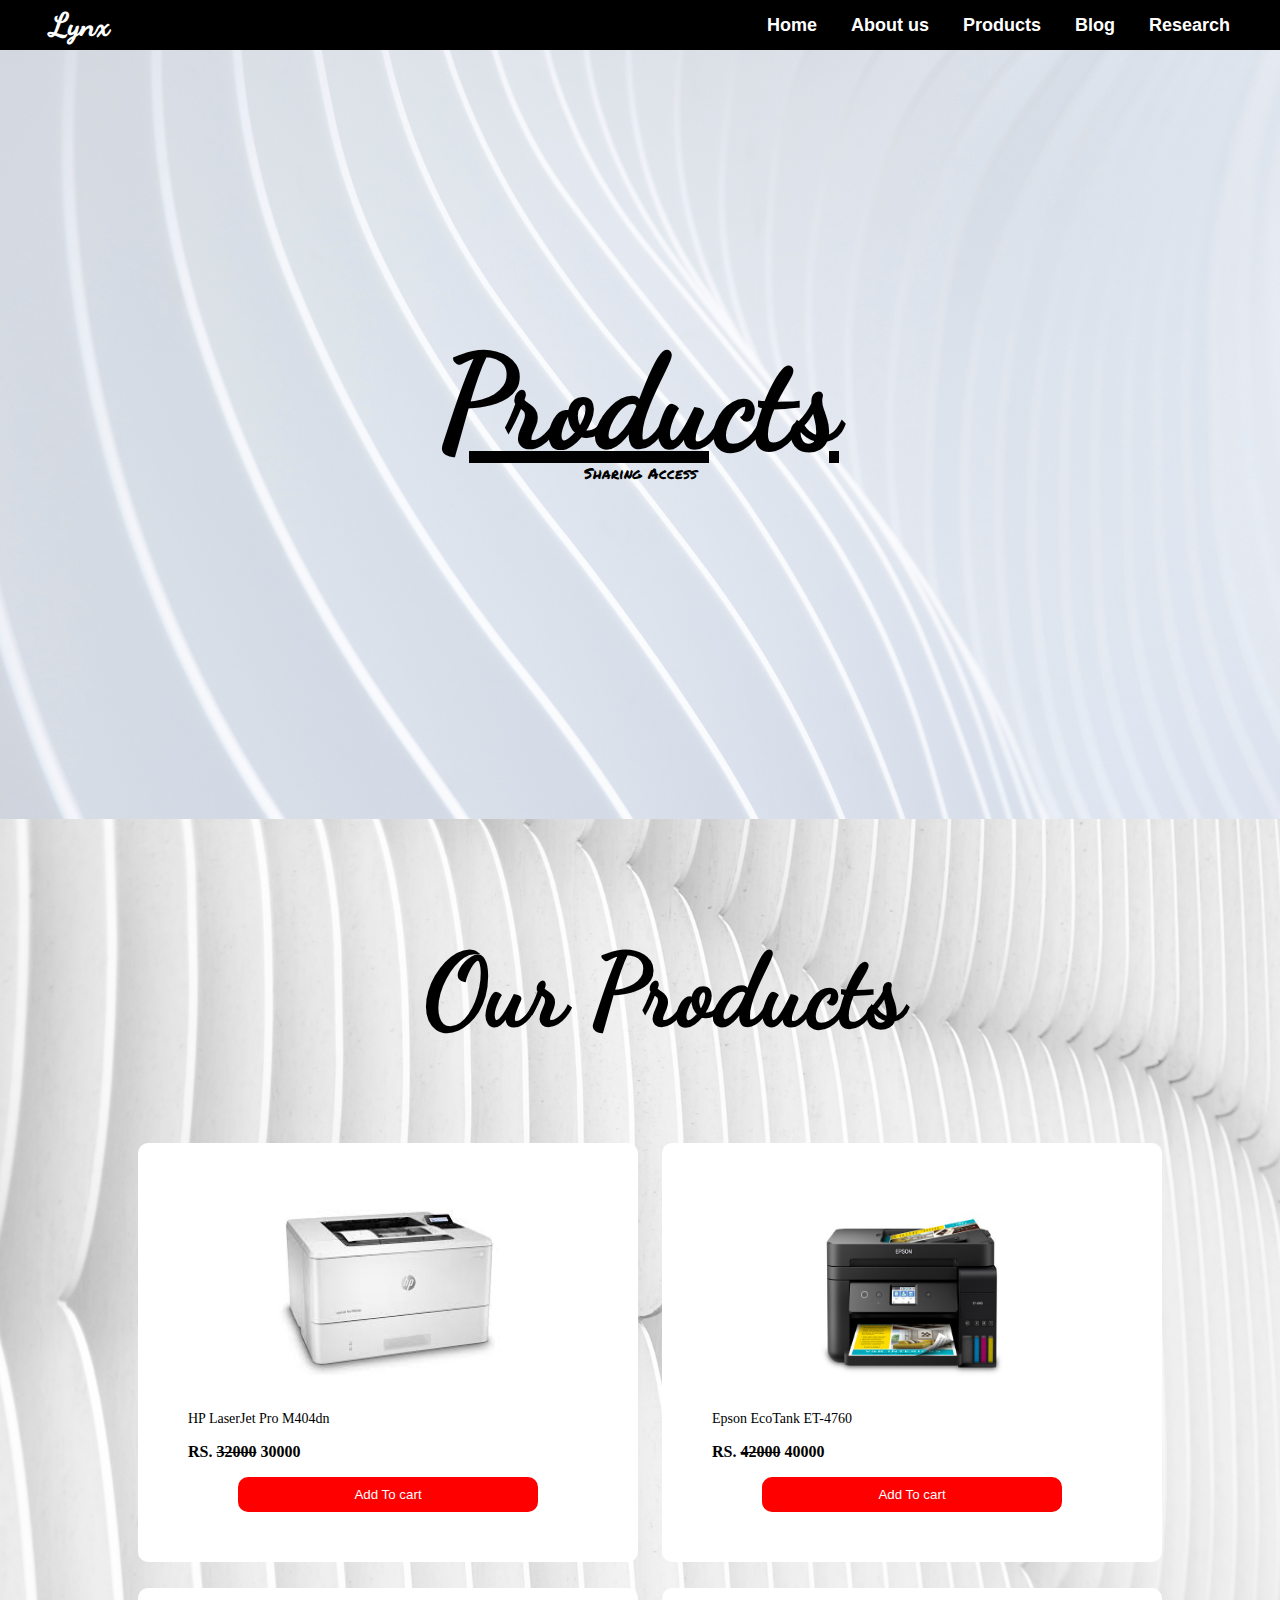
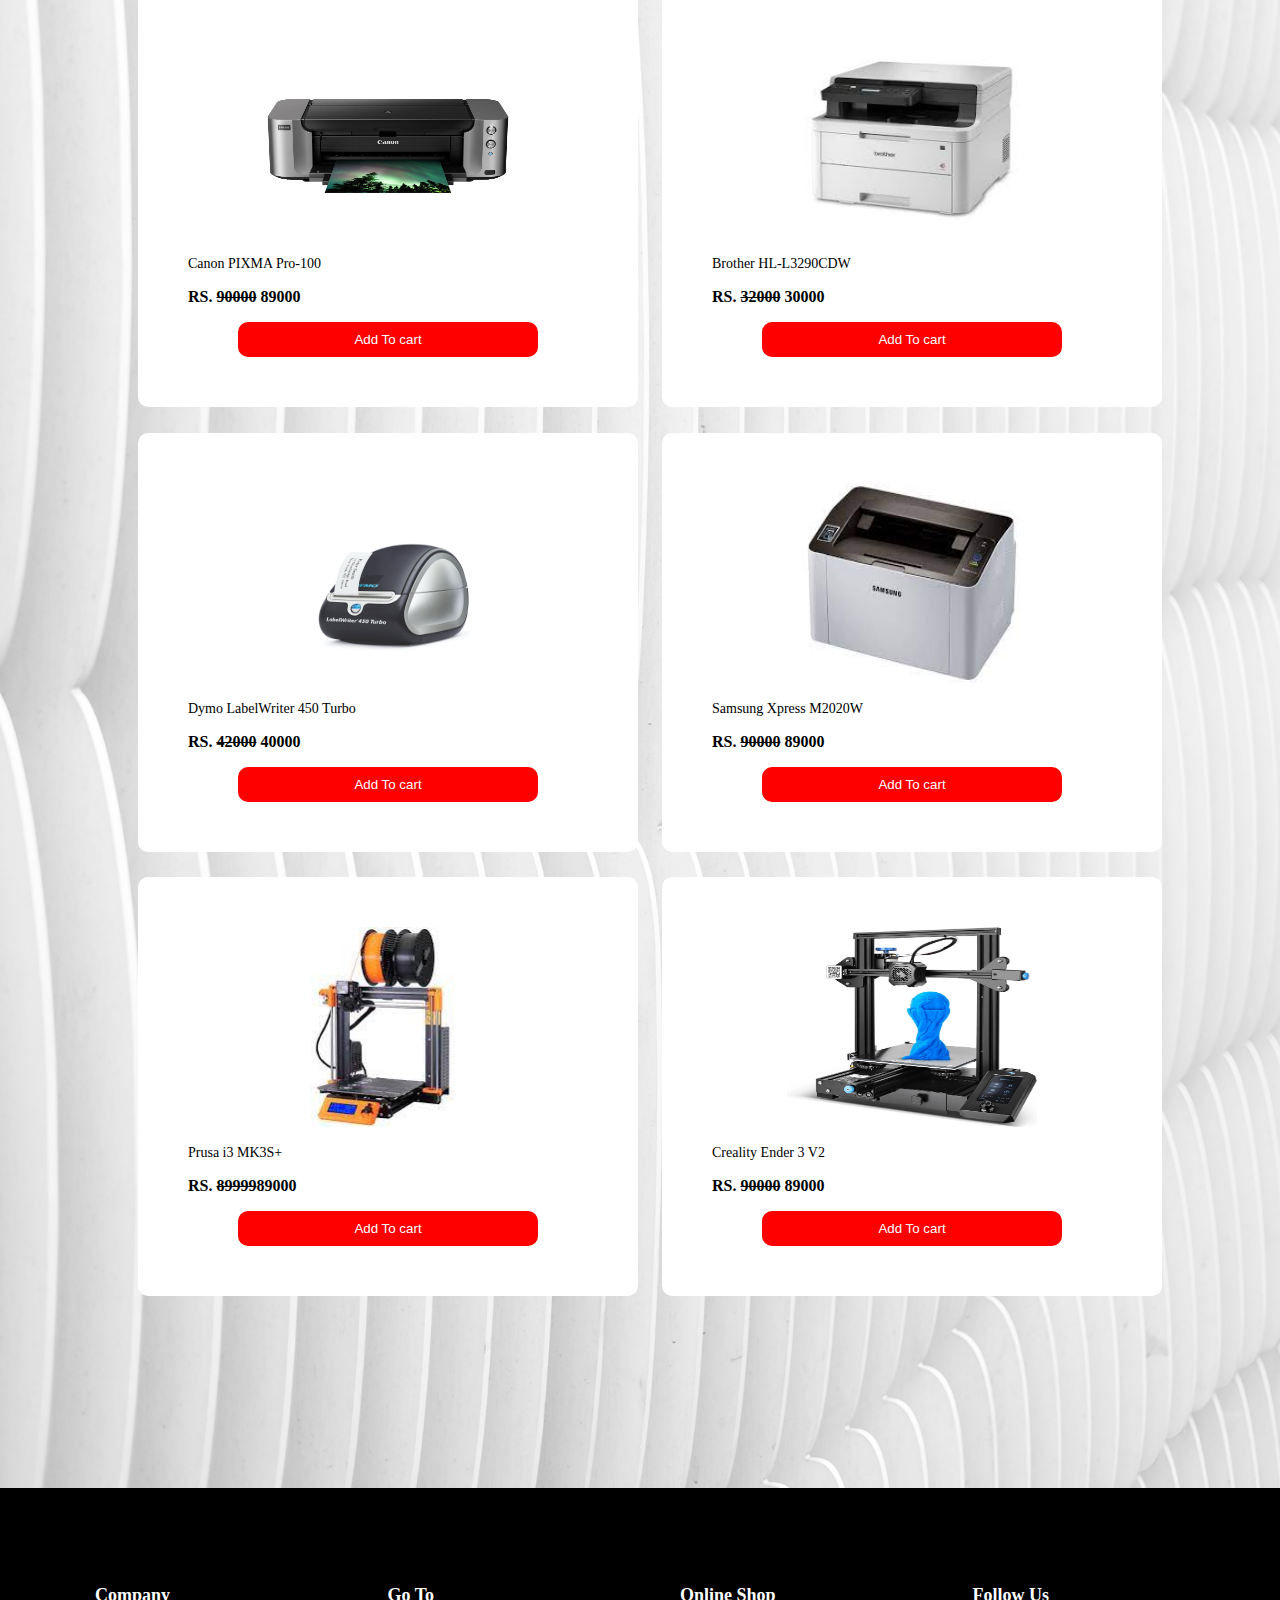
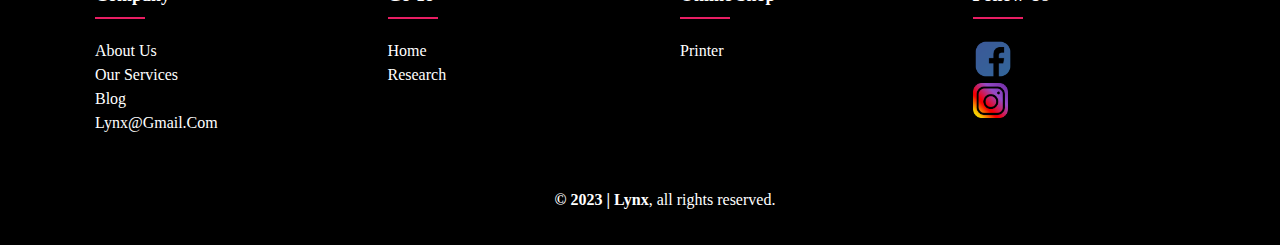
<file: products.html>
<!DOCTYPE html>
<html>
    <head>
        <title>Products</title>
        <link rel="stylesheet" href="products.css"/><!--Connecting with JS file-->
    </head>
    <body>
        <header class="header">                                     <!--Nav-bar starts here.-->
            <a href="about.html" class="logo">Lynx</a>
    
            <nav class="navbar">
                <a href="main.html">Home</a>
                <a href="about.html">About us</a>
                <a href="#products">Products</a>
                <a href="blog.html">Blog</a>
                <a href="research.html">Research</a>
            </nav>                                                  <!--Nav-bar ends here.-->
        </header>
        <section class="product" id="products">                     <!--Background img 1 starts here.-->
            <div class="start">
                <h1>
                  <ins>Products</ins> 
                </h1>
                <p>Sharing Access</p>
            </div>
        </section>                                                  <!--Background img 1 ends here.-->
        <section class="catalog">                                   <!--Background img 2 starts here.-->
            <div class="box">
                    <div class="products">
                            <h1 id="one">Our Products</h1>
                            <div class="one">
                                <img src="../Img/Products/printer1.jpg" width="250px" height="200px">
                                <p class="p1">HP LaserJet Pro M404dn</p>
                                <p class="p2"><b>RS. <s>32000</s> 30000</b></p> <!--S gives the discounted price effect.-->
                                <button onclick="addToCart()">Add To cart</button>
                            </div>

                            <div class="two" >
                                <img src="../Img/Products/printer2.jpg" width="250px" height="200px">
                                <p class="p1">Epson EcoTank ET-4760</p>
                                <p class="p2"><b>RS. <s>42000</s> 40000</b></p> 
                                <button onclick="addToCart()">Add To cart</button>
                            </div>

                            <div class="three">
                                <img src="../Img/Products/printer3.jpg" width="250px" height="200px">
                                <p class="p1">Canon PIXMA Pro-100</p>
                                <p class="p2"><b>RS. <s>90000</s> 89000</b></p> 
                                <button onclick="addToCart()">Add To cart</button>
                            </div>

                            <div class="four">
                                <img src="../Img/Products/printer4.jpg" width="250px" height="200px">
                                <p class="p1">Brother HL-L3290CDW</p>
                                <p class="p2"><b>RS. <s>32000</s> 30000</b></p> 
                                <button onclick="addToCart()">Add To cart</button>
                            </div>

                            <div class="five">
                                <img src="../Img/Products/printer5.jpg" width="250px" height="200px">
                                <p class="p1">Dymo LabelWriter 450 Turbo</p>
                                <p class="p2"><b>RS. <s>42000</s> 40000</b></p> 
                                <button  onclick="addToCart()">Add To cart</button>
                            </div>

                            <div class="six">
                                <img src="../Img/Products/printer6.jpg" width="250px" height="200px">
                                <p class="p1">Samsung Xpress M2020W</p>
                                <p class="p2"><b>RS. <s>90000</s> 89000</b></p> 
                                <button  onclick="addToCart()">Add To cart</button>
                            </div>

                            <div class="seven">
                                <img src="../Img/Products/printer7.jpg" width="250px" height="200px">
                                <p class="p1">Prusa i3 MK3S+</p>
                                <p class="p2"><b>RS. <s>89999</s>89000</b></p> 
                                <button onclick="addToCart()" >Add To cart</button>
                            </div>

                            <div class="eight">
                                <img src="../Img/Products/printer8.jpg" width="250px" height="200px">
                                <p class="p1">Creality Ender 3 V2</p>
                                <p class="p2"><b>RS. <s>90000</s> 89000</b></p> 
                                <button onclick="addToCart()">Add To cart</button>
                            </div>

                            <script> //Internal JS here.
                                function addToCart() {
                                alert("This Item has been added to your cart");
                                }
                            </script>
                    </div>
                    <a href="#products" class="goToTopBtn">&#8593; Top</a> <!--go to top button.-->
            </div>
        </section>                                                          <!--Background img 2 ends here.-->
        <footer class="footer">                                             <!-- footer starts here-->
            <div class="container2">
                <div class="row">
                    <div class="column">
                        <h4>Company</h4>
                        <ul>
                            <li><a href="about.html">about us</a></li>
                            <li><a href="#one">our services</a></li>
                            <li><a href="blog.html">blog</a></li>
                            <li><a href="mailto:lynx@gmail.com">lynx@gmail.com</a></li>
                        </ul>
                    </div>
                    <div class="column">
                        <h4>Go to</h4>
                            <ul>
                                <li><a href="main.html">Home</a></li>
                                <li><a href="research.html">Research</a></li>
                            </ul>
                        
                    </div>
                    <div class="column">
                        <h4>Online shop</h4>
                        <ul>
                            <li><a href="#one">printer</a></li>
                        </ul>
                    </div>
                    <div class="column">
                        <h4>Follow us</h4>
                        <div class="social-Links">
                            <a href="https://www.facebook.com"><img src="Img/Home/facebook-logo.png" width="40px"></a>
                            <br>
                            <a href="https://www.instagram.com"><img src="Img/Home/ig-logo.png" width="35px"></a>
                        </div>
                    </div>
                </div>
            </div>
            <p class="column2"><b>&copy; 2023 | Lynx</b>, all rights reserved.</p>
            <a href="#products" class="goToTopBtn">&#8593; Top</a> <!--go to top button.-->
        </footer>                                                   <!-- footer ends here --> 
    </body>
</html>
</file>
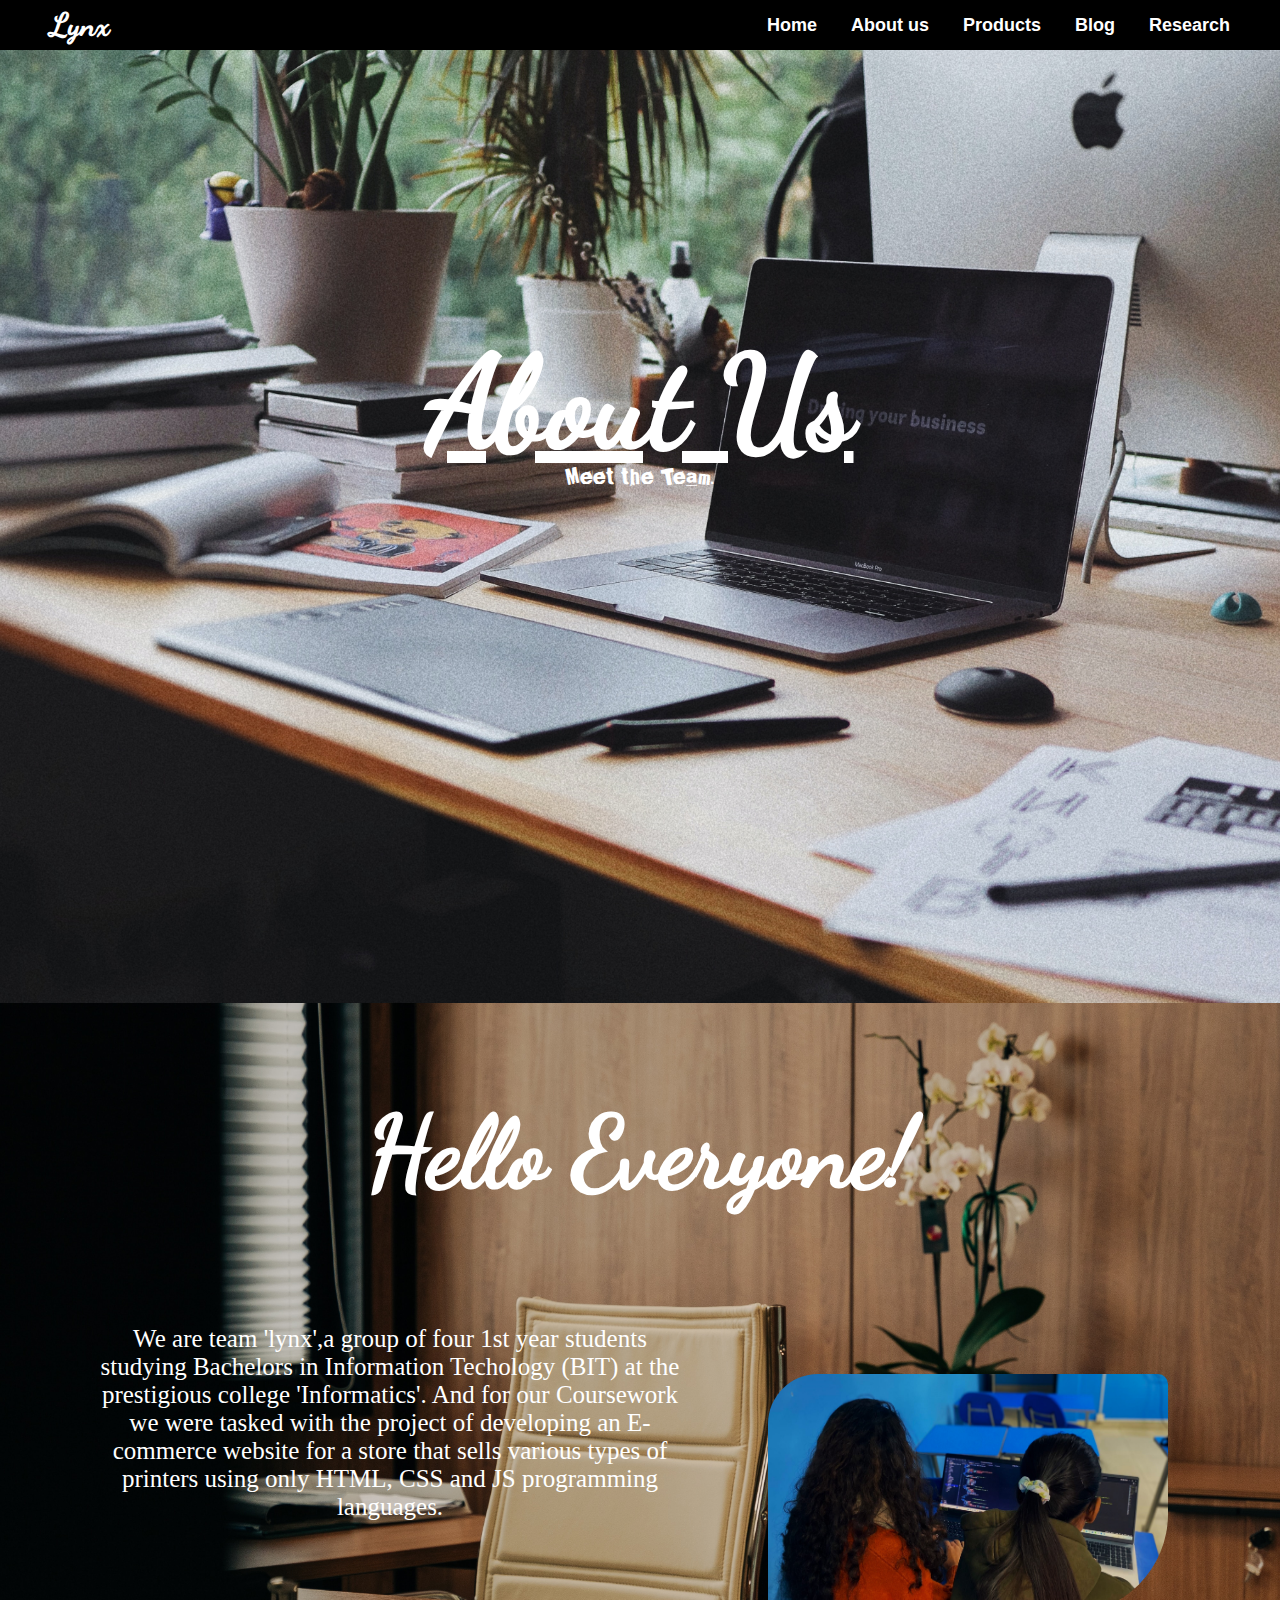
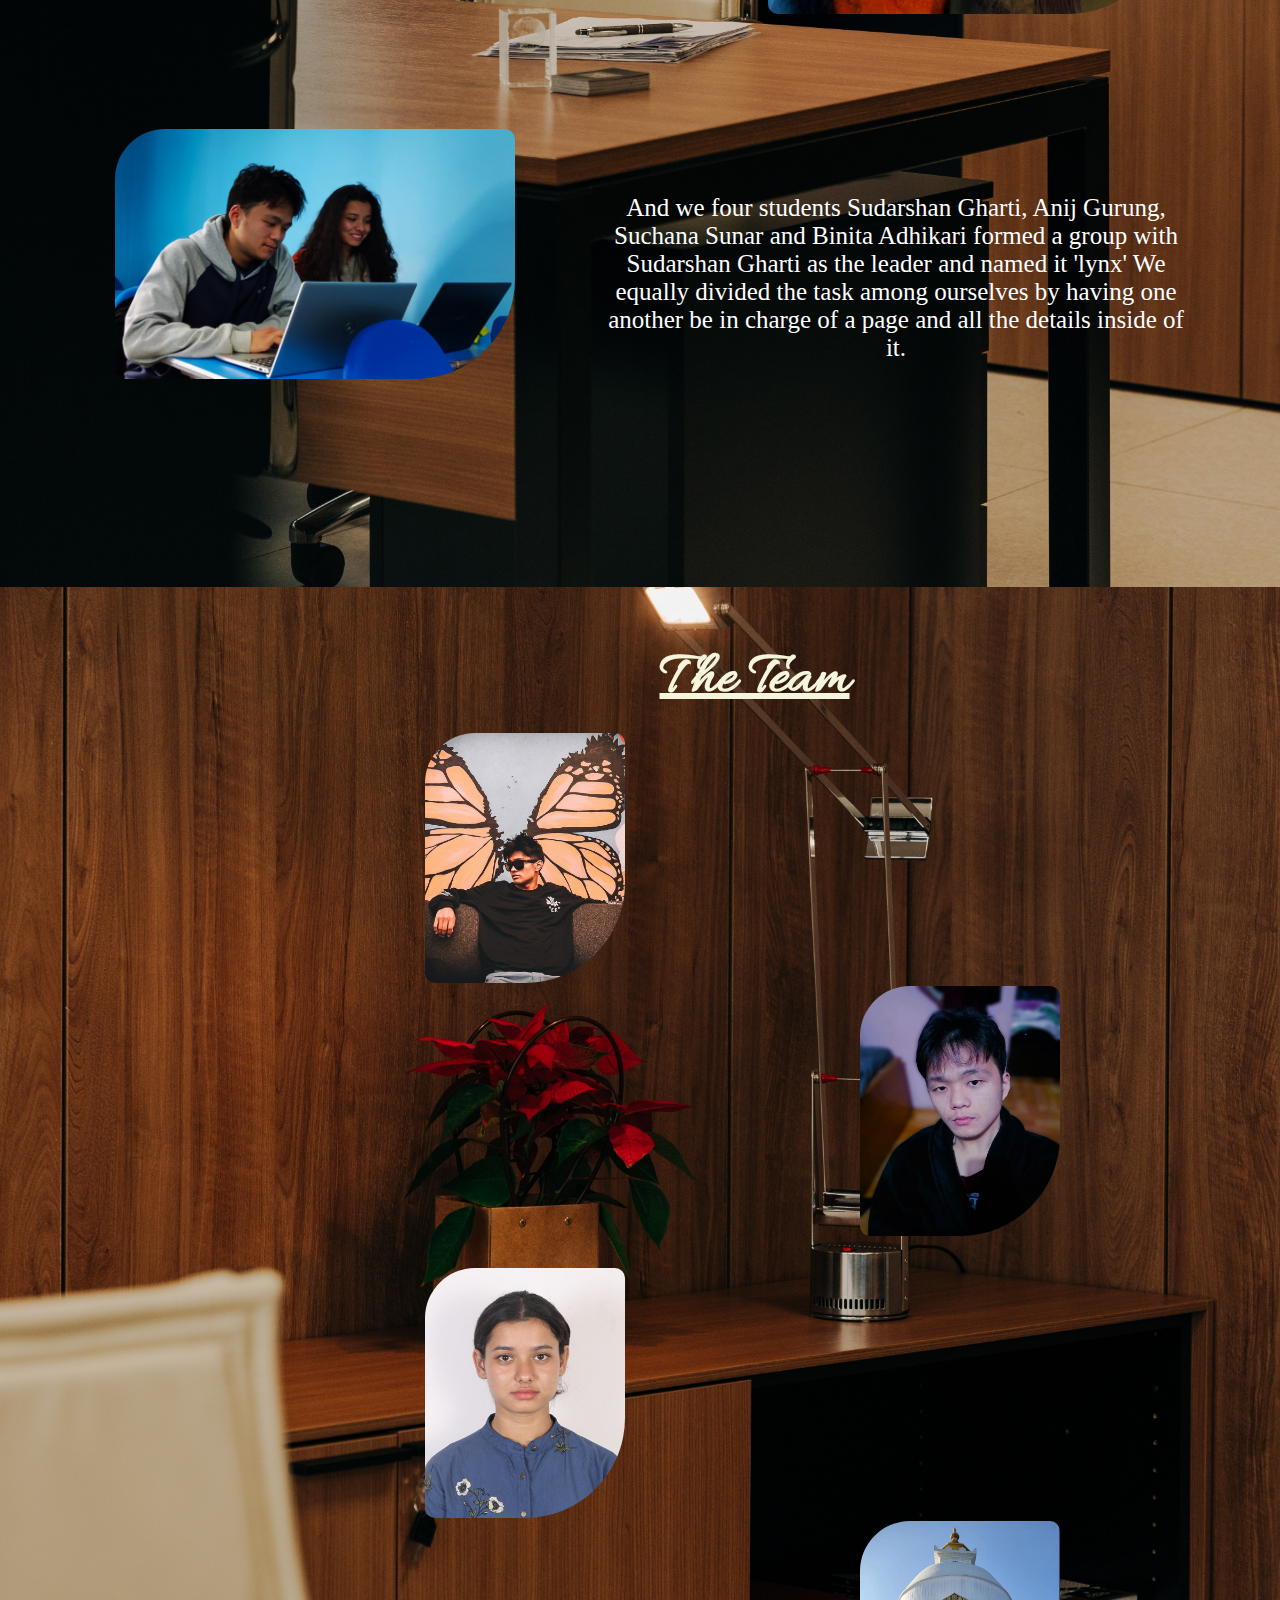
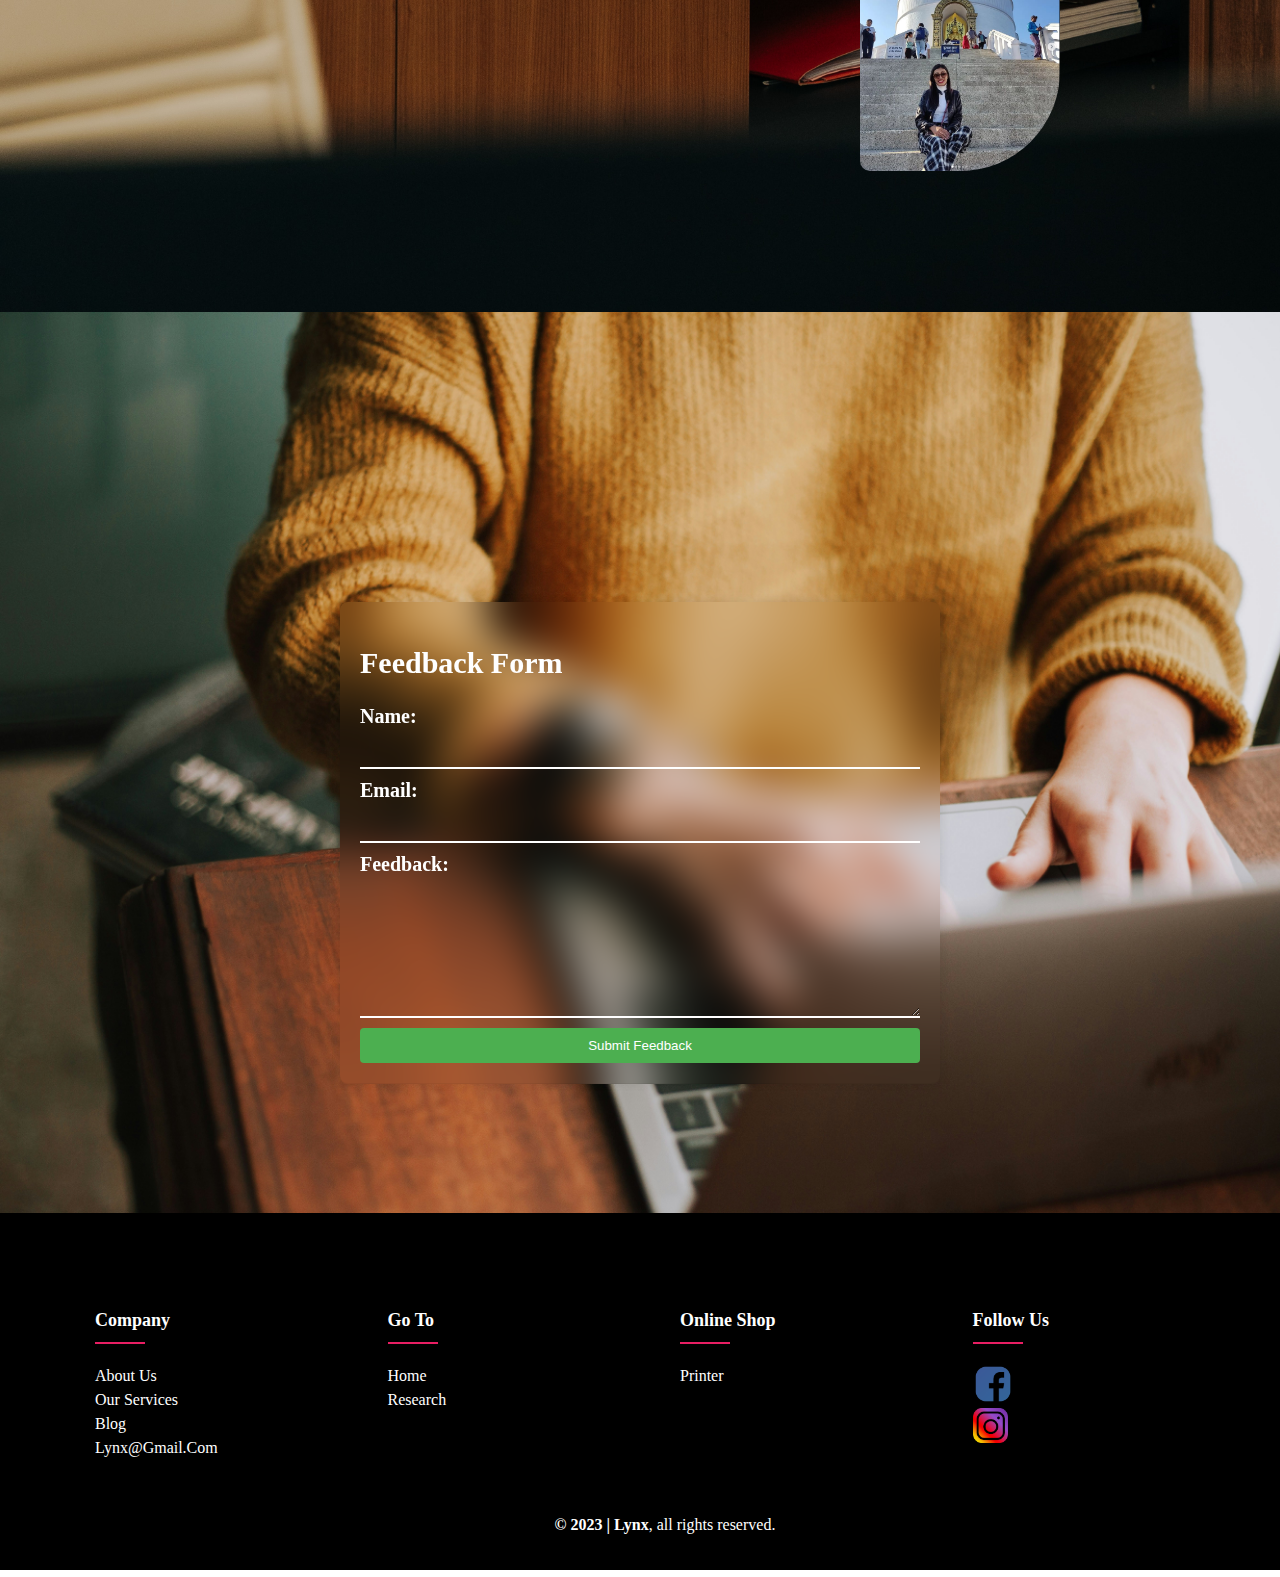
<file: HTML/about.html>
<!DOCTYPE html>
<html>
    <head>
        <title>About us</title>
        <link rel="stylesheet" href="../CSS/about-us.css""> <!--Connecting with CSS file-->
        <script src="../JS/feedback.js"></script><!--Connecting with JS file-->
    </head>
    <body>
        <header class="header">                                         <!--Nav-bar starts here.-->
          <a href="#about" class="logo">Lynx</a>
    
            <nav class="navbar">
                <a href="main.html">Home</a>
                <a href="#about">About us</a>
                <a href="products.html">Products</a>
                <a href="blog.html">Blog</a>
                <a href="research.html">Research</a>
            </nav>                                                      <!--Nav-bar ends here.-->
        </header>
        
        <section class="about" id="about">                              <!--background img 1 starts here-->
            <div class="aboutus">
                <h1>
                   <ins>About Us</ins>
                </h1>
                <p>Meet the Team.</p>
            </div>      
        </section>                                                      <!--background img 1 ends here -->

        <section class="textbox">                                       <!--background img 2 starts here-->
            <div class="description">
                <h1>Hello Everyone!</h1>
                <p class="p1">We are team 'lynx',a group of four 1st year students studying Bachelors in Information Techology (BIT) at the prestigious college 'Informatics'.
                   And for our Coursework we were tasked with the project of developing an E-commerce website for a store that sells various types of printers using only HTML,
                   CSS and JS programming languages. 
                </p>
                <img class="pic" src="../Img/About us/others/g.jpg" width="400px" height="240px">
                <img class="pic1" src="../Img/About us/others/group.jpg" width="400px" height="250px">

                <p class="p2">And we four students Sudarshan Gharti, Anij Gurung, Suchana Sunar and Binita Adhikari formed a group with Sudarshan Gharti as the leader and named it 'lynx'
                    We equally divided the task among ourselves by having one another be in charge of a page and all the details inside of it.
                </p>
                <a href="#about" class="goToTopBtn">&#8593; Top</a> <!--go to top button.-->
            </div>
        </section>                                                      <!--background img 2 ends here-->
         
        <section class="intro">                                         <!--background img 3 starts here-->
            <div class="box">
                <h1 class="he"><ins>The Team</ins></h1>
                    <div class="one">
                        <div class="text">
                            <h2>Sudarshan Gharti</h2>
                            <p>Technical Skills: HTML & CSS <br>
                                Soft Skill: Leadership & Time Management <br>
                                Educational Background: +2 in Management <br>
                                Contact: sudarshan.gharti.a23@icp.edu.com<br>
                                Address: Masina, Pokhara-14 <br>
                            </p>
                        </div>
                        <img src="../Img/About us/others/anup.jpg" width="200px" height="250px">
                    </div>

                  <div class="two">
                        <div class="text">
                            <h2>Anij Gurung</h2>
                            <p>Technical Skills: HTML & CSS <br>
                                Soft Skill: Leadership & Communication <br>
                                Educational Background: +2 in Science <br>
                                Contact: anij.gurung.a23@icp.edu.np<br>
                                Address: Tutunga, Pokhara-15 <br></p>
                        </div>
                        <img src="../Img/About us/others/aneej.jpg" width="200px" height="250px">
                    </div>

                    <div class="three">
                        <div class="text">
                            <h2>Suchana Sunar</h2>
                            <p>Technical Skills: HTML & CSS <br>
                                Soft Skill: Teamwork & Problem Solving <br>
                                Educational Background: +2 in Science <br>
                                Contact: suchana.sunar.a23@icp.edu.np<br>
                                Address: Tallchowk, Pokhara-29 <br></</p>
                        </div>
                        <img src="../Img/About us/others/suchana1.JPG" width="200px" height="250px">
                    </div>

                    <div class="four">
                        <div class="text">
                            <h2>Binita Adhikari</h2>
                            <p>Technical Skills: HTML, CSS & Documentation <br>
                                Soft Skill: Teamwork & Problem Solving <br>
                                Educational Background: +2 in Science <br>
                                Contact: binita.adhikari.a23@icp.edu.np<br>
                                Address: Budibazar, Pokhara-26  <br></</</p>
                        </div>
                        <img src="../Img/About us/others/binita.png" width="200px" height="250px">
                    </div>
                    <a href="#about" class="goToTopBtn">&#8593; Top</a> <!--go to top button.-->
            </div>
        </section>                                                      <!--background img 3 ends here-->
        <section>
                <div class="feed">                                      <!--Start of the feedback-->
                    <div class="container-f">
                        <h2>Feedback Form</h2>
                        <form id="feedbackForm">
                            <label for="name">Name:</label>
                            <input type="text" id="name" name="name" required>
                    
                            <label for="email">Email:</label>
                            <input type="email" id="email" name="email" required>
                    
                            <label for="feedback">Feedback:</label>
                            <textarea id="feedback" name="feedback" rows="7" required></textarea>
                    
                            <button type="button" onclick="submitFeedback()">Submit Feedback</button>
                        </form>
                        <div id="confirmation" style="display: none;"> <!--Inline css used here.-->
                            <p>Thank you for your feedback!</p>
                        </div>
                    </div>
                    <a href="#about" class="goToTopBtn">&#8593; Top</a> <!--go to top button.-->
                </div> 
        </section>                                                      <!--End of the feedback-->
        <footer class="footer">                                         <!-- footer starts here-->
            <div class="container2">
                <div class="row">
                    <div class="column">
                        <h4>Company</h4>
                        <ul>
                            <li><a href="#about">about us</a></li>
                            <li><a href="products.html">our services</a></li>
                            <li><a href="blog.html">blog</a></li>
                            <li><a href="mailto:lynx@gmail.com">lynx@gmail.com</a></li>
                        </ul>
                    </div>
                    <div class="column">
                        <h4>Go to</h4>
                            <ul>
                                <li><a href="main.html">Home</a></li>
                                <li><a href="research.html">Research</a></li>
                            </ul>
                    </div>
                    <div class="column">
                        <h4>Online shop</h4>
                        <ul>
                            <li><a href="products.html">printer</a></li>
                        </ul>
                    </div>
                    <div class="column">
                        <h4>Follow us</h4>
                        <div class="social-Links">
                            <a href="https://www.facebook.com"><img src="../Img/Home/facebook-logo.png" width="40px"></a>
                            <br>
                            <a href="https://www.instagram.com"><img src="../Img/Home/ig-logo.png" width="35px"></a>
                        </div>
                    </div>
                </div>
            </div>
            <p class="column2"><b>&copy; 2023 | Lynx</b>, all rights reserved.</p><!--&copy; used for better rendering among various browser.-->
            <a href="#about" class="goToTopBtn">&#8593; Top</a> <!--go to top button.-->
        </footer>                                               <!-- footer ends here -->
    </body>
</html>
</file>
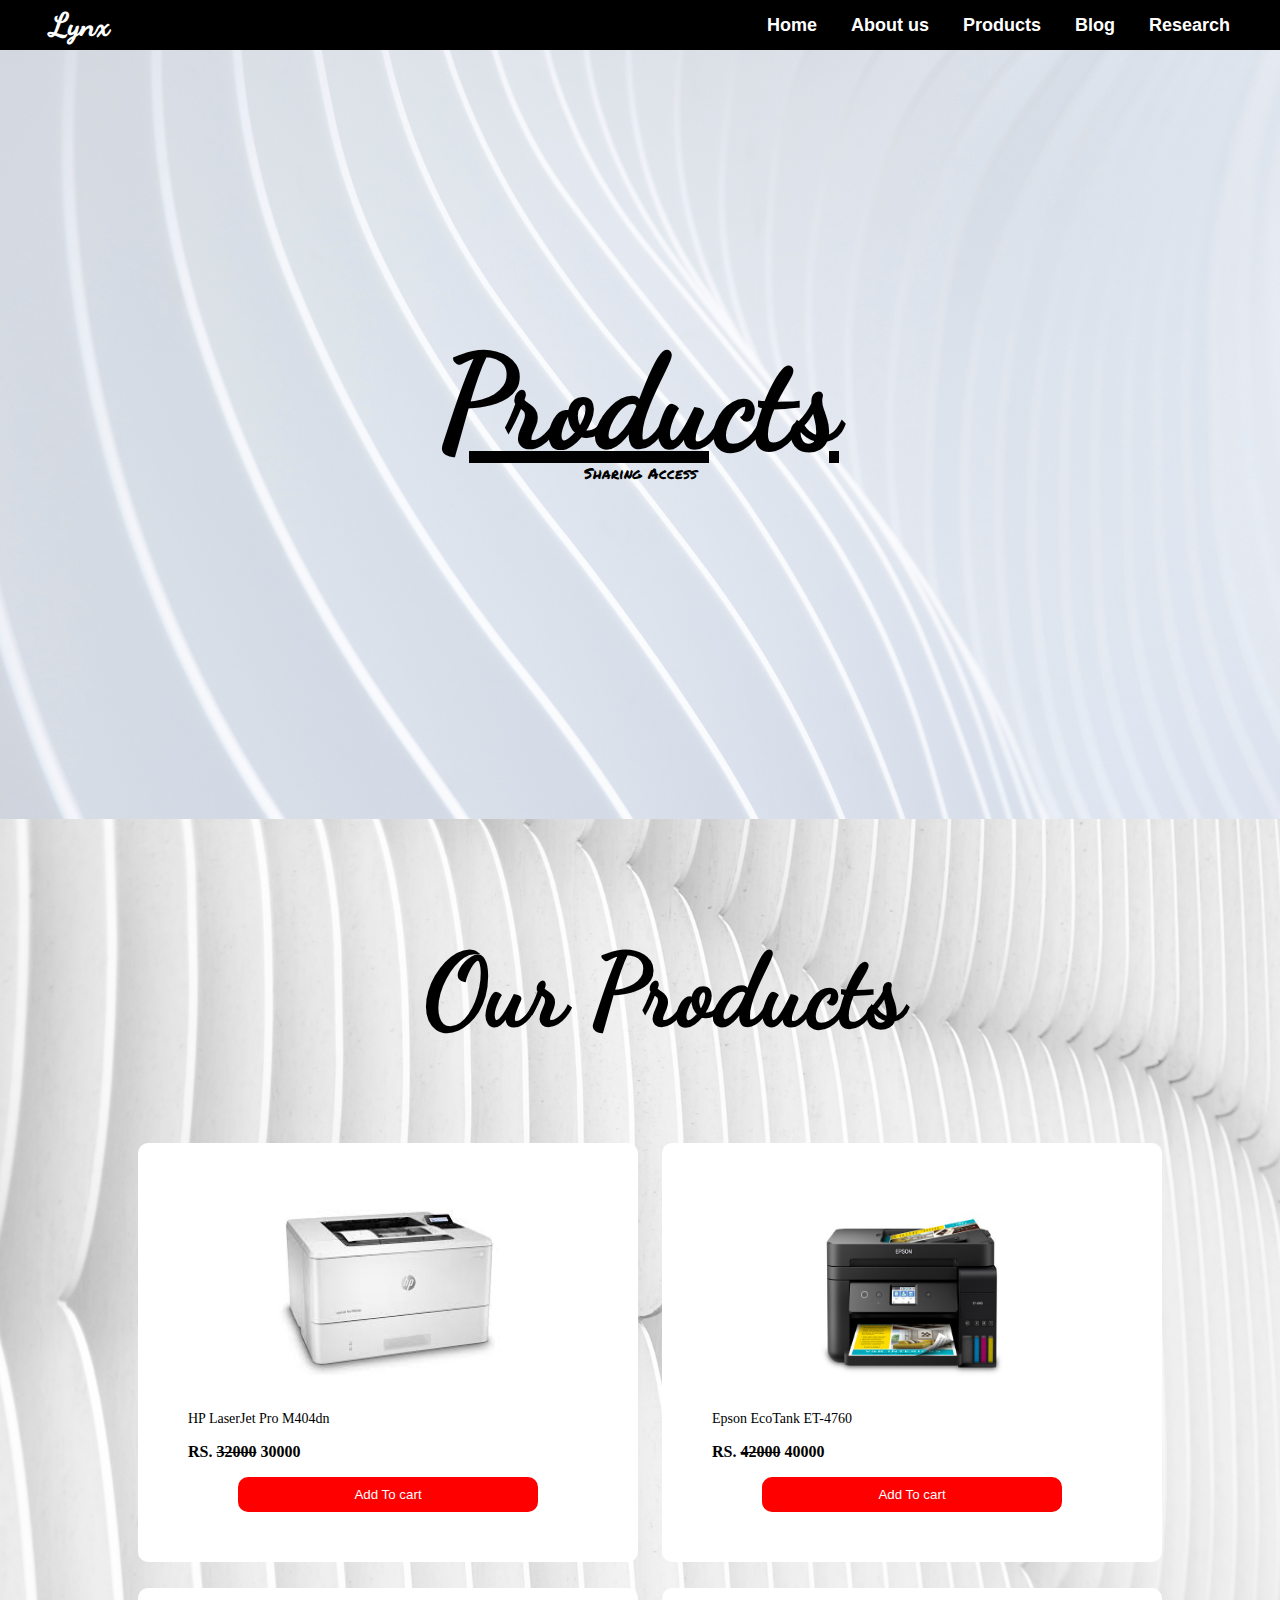
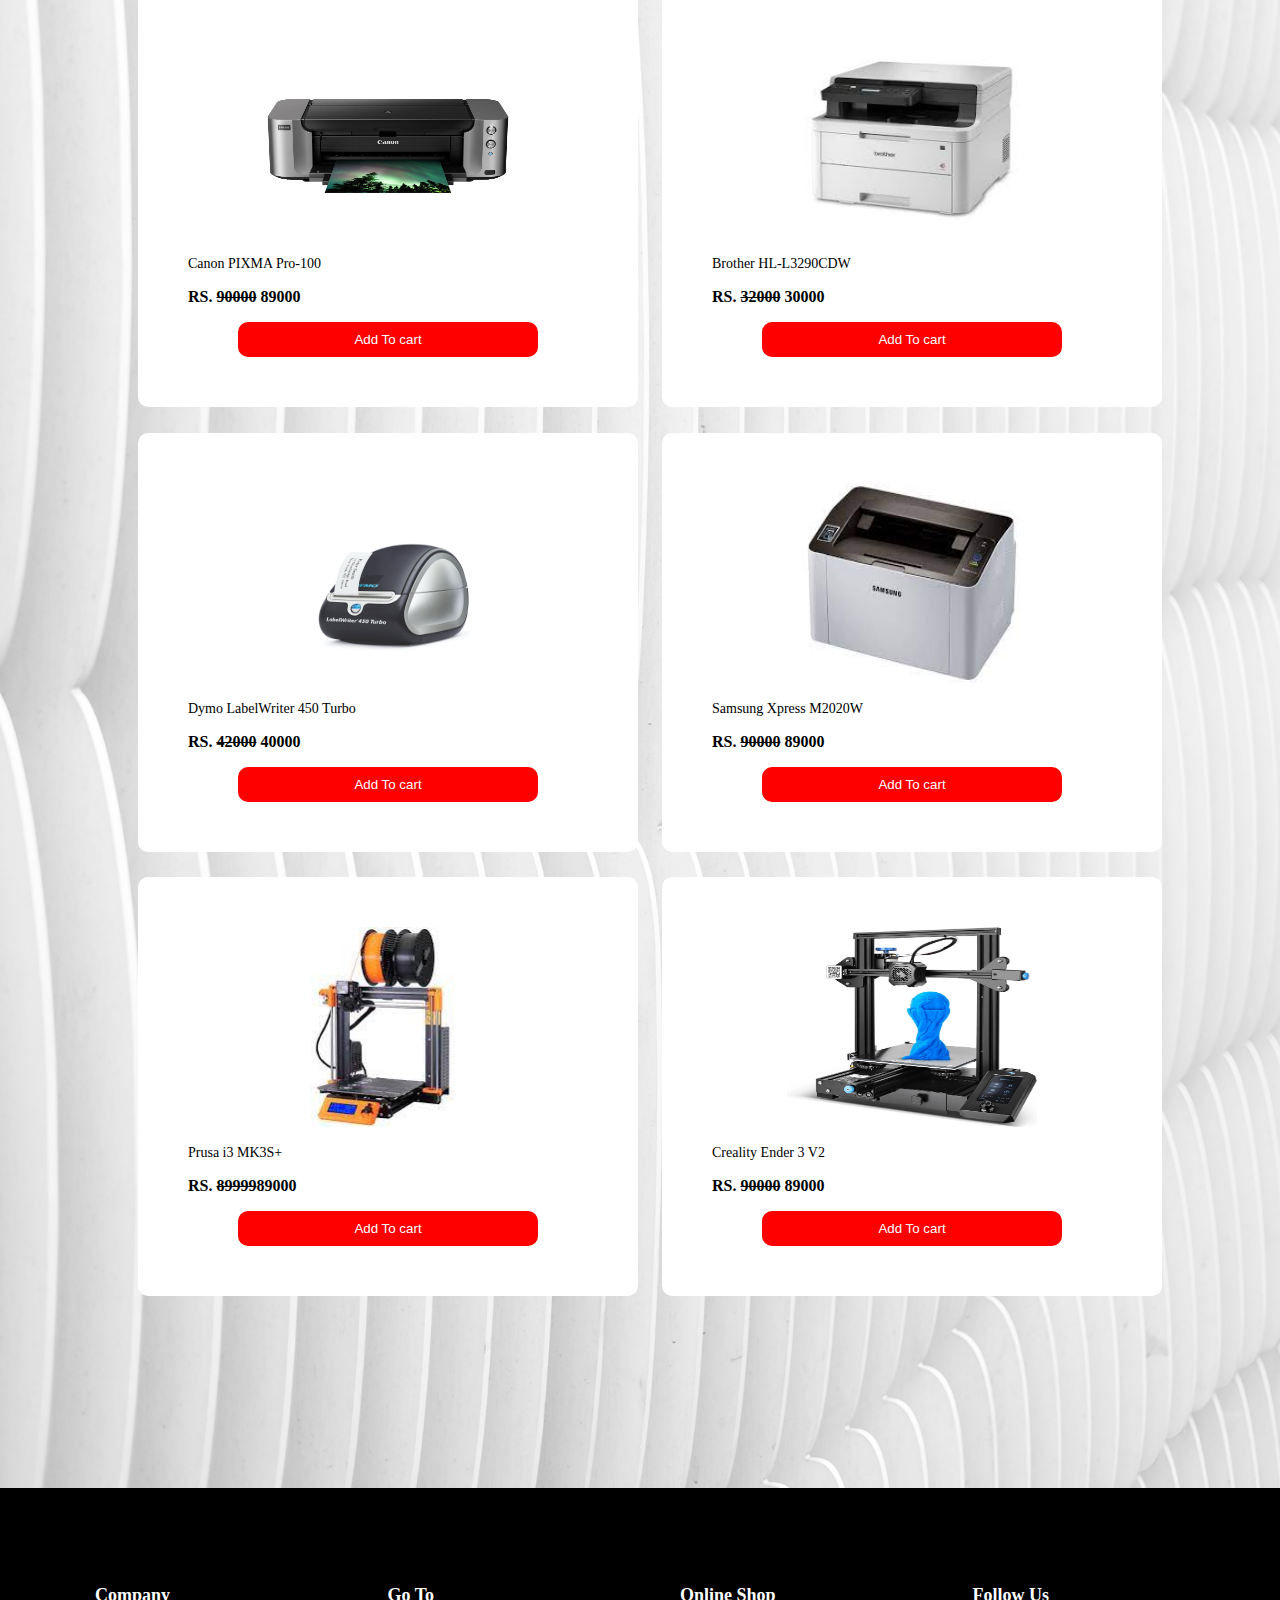
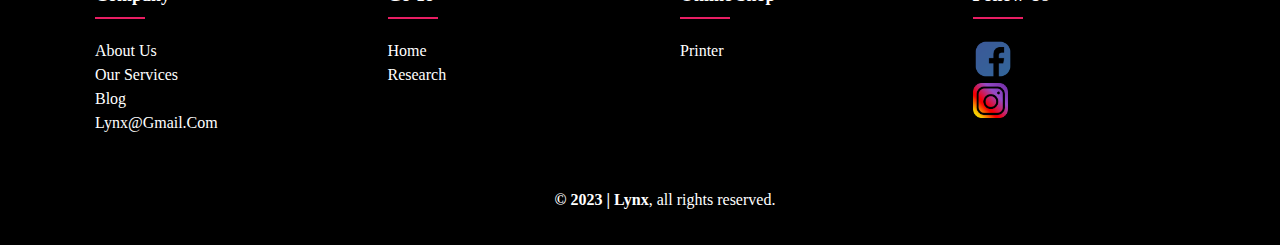
<file: HTML/products.html>
<!DOCTYPE html>
<html>
    <head>
        <title>Products</title>
        <link rel="stylesheet" href="../CSS/products.css"/><!--Connecting with JS file-->
    </head>
    <body>
        <header class="header">                                     <!--Nav-bar starts here.-->
            <a href="about.html" class="logo">Lynx</a>
    
            <nav class="navbar">
                <a href="main.html">Home</a>
                <a href="about.html">About us</a>
                <a href="#products">Products</a>
                <a href="blog.html">Blog</a>
                <a href="research.html">Research</a>
            </nav>                                                  <!--Nav-bar ends here.-->
        </header>
        <section class="product" id="products">                     <!--Background img 1 starts here.-->
            <div class="start">
                <h1>
                  <ins>Products</ins> 
                </h1>
                <p>Sharing Access</p>
            </div>
        </section>                                                  <!--Background img 1 ends here.-->
        <section class="catalog">                                   <!--Background img 2 starts here.-->
            <div class="box">
                    <div class="products">
                            <h1 id="one">Our Products</h1>
                            <div class="one">
                                <img src="../Img/Products/printer1.jpg" width="250px" height="200px">
                                <p class="p1">HP LaserJet Pro M404dn</p>
                                <p class="p2"><b>RS. <s>32000</s> 30000</b></p> <!--S gives the discounted price effect.-->
                                <button onclick="addToCart()">Add To cart</button>
                            </div>

                            <div class="two" >
                                <img src="../Img/Products/printer2.jpg" width="250px" height="200px">
                                <p class="p1">Epson EcoTank ET-4760</p>
                                <p class="p2"><b>RS. <s>42000</s> 40000</b></p> 
                                <button onclick="addToCart()">Add To cart</button>
                            </div>

                            <div class="three">
                                <img src="../Img/Products/printer3.jpg" width="250px" height="200px">
                                <p class="p1">Canon PIXMA Pro-100</p>
                                <p class="p2"><b>RS. <s>90000</s> 89000</b></p> 
                                <button onclick="addToCart()">Add To cart</button>
                            </div>

                            <div class="four">
                                <img src="../Img/Products/printer4.jpg" width="250px" height="200px">
                                <p class="p1">Brother HL-L3290CDW</p>
                                <p class="p2"><b>RS. <s>32000</s> 30000</b></p> 
                                <button onclick="addToCart()">Add To cart</button>
                            </div>

                            <div class="five">
                                <img src="../Img/Products/printer5.jpg" width="250px" height="200px">
                                <p class="p1">Dymo LabelWriter 450 Turbo</p>
                                <p class="p2"><b>RS. <s>42000</s> 40000</b></p> 
                                <button  onclick="addToCart()">Add To cart</button>
                            </div>

                            <div class="six">
                                <img src="../Img/Products/printer6.jpg" width="250px" height="200px">
                                <p class="p1">Samsung Xpress M2020W</p>
                                <p class="p2"><b>RS. <s>90000</s> 89000</b></p> 
                                <button  onclick="addToCart()">Add To cart</button>
                            </div>

                            <div class="seven">
                                <img src="../Img/Products/printer7.jpg" width="250px" height="200px">
                                <p class="p1">Prusa i3 MK3S+</p>
                                <p class="p2"><b>RS. <s>89999</s>89000</b></p> 
                                <button onclick="addToCart()" >Add To cart</button>
                            </div>

                            <div class="eight">
                                <img src="../Img/Products/printer8.jpg" width="250px" height="200px">
                                <p class="p1">Creality Ender 3 V2</p>
                                <p class="p2"><b>RS. <s>90000</s> 89000</b></p> 
                                <button onclick="addToCart()">Add To cart</button>
                            </div>

                            <script> //Internal JS here.
                                function addToCart() {
                                alert("This Item has been added to your cart");
                                }
                            </script>
                    </div>
                    <a href="#products" class="goToTopBtn">&#8593; Top</a> <!--go to top button.-->
            </div>
        </section>                                                          <!--Background img 2 ends here.-->
        <footer class="footer">                                             <!-- footer starts here-->
            <div class="container2">
                <div class="row">
                    <div class="column">
                        <h4>Company</h4>
                        <ul>
                            <li><a href="about.html">about us</a></li>
                            <li><a href="#one">our services</a></li>
                            <li><a href="blog.html">blog</a></li>
                            <li><a href="mailto:lynx@gmail.com">lynx@gmail.com</a></li>
                        </ul>
                    </div>
                    <div class="column">
                        <h4>Go to</h4>
                            <ul>
                                <li><a href="main.html">Home</a></li>
                                <li><a href="research.html">Research</a></li>
                            </ul>
                        
                    </div>
                    <div class="column">
                        <h4>Online shop</h4>
                        <ul>
                            <li><a href="#one">printer</a></li>
                        </ul>
                    </div>
                    <div class="column">
                        <h4>Follow us</h4>
                        <div class="social-Links">
                            <a href="https://www.facebook.com"><img src="../Img/Home/facebook-logo.png" width="40px"></a>
                            <br>
                            <a href="https://www.instagram.com"><img src="../Img/Home/ig-logo.png" width="35px"></a>
                        </div>
                    </div>
                </div>
            </div>
            <p class="column2"><b>&copy; 2023 | Lynx</b>, all rights reserved.</p>
            <a href="#products" class="goToTopBtn">&#8593; Top</a> <!--go to top button.-->
        </footer>                                                   <!-- footer ends here --> 
    </body>
</html>
</file>
<file: CSS/main.css>
@font-face{/* Importing fonts */
    font-family: broken;
    src:url(../Fonts/BROKEN15.TTF);
}

@font-face {
    font-family: dancing script;
    src:url(../Fonts/DancingScript-Medium.ttf);
}

*, *::before, *::after{
    box-sizing: border-box;/* defaulting border-box*/
}

html{
    scroll-behavior: smooth;/*scroll behaviour smooth to make transition smooth while using navbar*/
}

body{
    margin: 0;/*defaulting margin to 0 so that background image can fit fully in the screen*/
    overflow-x: hidden;/*to not allow scroll in x-axis*/
}


.header{                                            /*Nav-bar starts here*/
    position: fixed;
    width: 100%;
    height: 50px;
    background-color: beige;
    padding: 1px 50px;
    display: flex;
    justify-content: space-between;
    align-items: center;
    z-index: 10;/*it describes depth of a content*/
}

.logo{
    font-family: 'Dancing Script';
    position: relative;
    font-size: 32px;
    color: black;
    text-decoration: none;/*to remove underline of hyperlink*/
    font-weight: 700;/*Describe text's boldness*/
}

.navbar a{
    font-family: 'Trebuchet MS', 'Lucida Sans Unicode', 'Lucida Grande', 'Lucida Sans', Arial, sans-serif;
    position: relative;
    font-size: 18px;
    color:black;
    text-decoration: none;/*removes underline and blue color effect of links*/
    font-weight: 700;
    margin-left: 30px;
}

.navbar a::before{/*responsibe for the underline animation in nav-bar*/
    content: '';
    position: absolute;
    top: 100%;
    left: 0;
    width: 0%;
    height: 2px;
    background: black;
    transition: .5s;/*describes the amount of time given for a transition*/
}

.navbar a:hover::before{
    width: 100%;
    font-size: 25px;
}                                                       /*Nav-bar ends here*/


.teamLogo{                                              /*background image 1 starts here*/
    background: url('../Img/Home/CompBG.jpg') center/cover no-repeat;/*center represents back-ground postition and cover represents background-size.*/
    filter: brightness(0.8);
    text-align: center;
    padding-top: 14rem;
    padding-bottom: 25rem;
}

.teamLogo h1 {
    font-family: 'Dancing Script';
    font-size: 8rem;
    margin-bottom: -20px;
    color: black;
    transition: 1s;
    cursor: default;
}

.teamLogo p{
    font-family: broken;
    font-size: 20px;
    color: black;
    cursor: default;
}

.teamLogo h1:hover{
    font-size: 12rem;
}                                                       /*background image 1 ends here*/

.goToTopBtn {                                           /*Go to top button starts here.*/
    position: fixed;
    bottom: 20px;
    text-decoration: none;
    right: 20px;
    background-color: beige;
    color: black;
    border: none;
    width: 70px;
    padding: 10px;
    cursor: pointer;
    font-size: 20px;    
    z-index: 100;
    border-radius: 50px;
    font-weight: 700;
    opacity: 0;
    transition: 1s;
}

section:hover .goToTopBtn,
footer:hover .goToTopBtn{
    opacity: 1;
}                                                    /*Go to top button ends here.*/

.container {                                        /*background image 2 starts here*/
    background: url(../Img/Home/Bg-productsLink.jpg) bottom/cover no-repeat;/*center represents back-ground postition and cover represents background-size.*/
    padding: 5rem 0rem 12rem;
    
}

.box{
    display: flex;
    flex-direction: row;
    margin-top: 150px;
}

.firstimg {
    margin-left: 200px;
    /* border-radius: 50px 10px 100px 10px; Didnt work, reason being image not specified
    transition: 1s;
    box-shadow: 2px 2px 10px black;*/
}

.firstimg img{ 
    border-radius: 50px 10px 100px 10px;/*specified image and it's doing it's work.*/
    transition: 1s;
    box-shadow: 2px 2px 10px black;/*first value represents horizontal offset, second value vertical offset, third value being blur radius.*/
}

.firstimg:hover img{
    border-radius: 10px 50px 10px 100px;
    box-shadow: 20px 10px 2px black;/*first value represents horizontal offset, second value vertical offset, third value being blur radius.*/
} 

.text{
    margin-top: 30px;
    font-size: 40px;
    color: blanchedalmond;
    margin-left: 40px;
    text-shadow: 2px 2px 4px #333333;/*first value represents horizontal offset, second value vertical offset, third value being blur radius.*/
}

.text h1{
    margin-bottom: -70px;/*Negative, to have less distance between heading and paragraph.*/
}

.text p{
    margin-bottom: -5px;
}

.btn button{
    font-size: 25px;
    border-radius: 40px;
    color: blanchedalmond;
    background-color: transparent;
    border: blanchedalmond solid 1px;
    box-shadow: 2px 2px 4px #333333;
    transition: .5s;
} 

.btn button:hover{
    cursor: pointer;
    box-shadow: 10px 4px 2px #333333;/*first value represents horizontal offset, second value vertical offset, third value being blur radius.*/
}                                                                       /*background image 2 ends here*/

.container1 {                                                           /*background image 3 starts here*/
    background: url(../Img/Home/background3.png) center/cover no-repeat;/*center represents back-ground postition and cover represents background-size.*/
    padding: 5rem 0rem 15rem;
}

.box1{
    display: flex;
    margin-top: 190px;
    margin-left: 190px;
}

.firstimg1 {
    margin-left : 20px;
    margin-right: 200px;
}

.firstimg1 img{
    border-radius: 50px 10px 100px 10px;
    transition: 1s;
    box-shadow: 2px 2px 10px #333333;
}

.firstimg1:hover img{
    border-radius: 10px 50px 10px 100px;
    box-shadow: 20px 10px 2px #333333;
} 

.text1{
    margin-top: 50px;
    font-size: 40px;
    color: burlywood;
    margin-left: 40px;
    text-align: right;
    text-shadow: 2px 2px 4px #333333;
}

.text1 h1{
    margin-bottom: -70px;
}

.text1 p{
    margin-bottom: -5px;
}

.btn1 button{
    font-size: 25px;
    border-radius: 40px;
    color: burlywood;
    background-color: transparent;
    border: solid burlywood 1px;
    box-shadow: 2px 2px 4px #333333;
    transition: .5s;
    text-shadow: 2px 2px 4px #333333;
} 

.btn1 button:hover{
    cursor: pointer;
    box-shadow: 10px 4px 2px #333333;
}                                                                    /*background image 3 ends here*/

.container3 {                                                        /* Background 4 ends here*/
    background: url(../Img/Home/Coding-bg.jpg) bottom/cover no-repeat;/*center represents back-ground postition and cover represents background-size.*/
    padding: 5rem 0rem 15rem;
    
}

.box2{
    display: flex;
    flex-direction: row;
    margin-top: 150px;
}

.firstimg2 {
    margin-left: 200px;
}

.firstimg2 img{
    border-radius: 50px 10px 100px 10px;
    transition: 1s;
    box-shadow: 2px 2px 4px #333333;
    filter: brightness(0.9);/*Changes brightness of the image.*/

}

.firstimg2:hover img{
    border-radius: 10px 50px 10px 100px;
    box-shadow: 20px 10px 2px #333333;
} 

.text3{
    margin-top: 50px;
    font-size: 40px;
    color: blanchedalmond;
    margin-left: 40px;
}

.text3 h1{
    margin-bottom: -50px;
}

.btn2 button{
    font-size: 25px;
    border-radius: 40px;
    color: blanchedalmond;
    background-color: transparent;
    border: blanchedalmond solid 1px;
    box-shadow: 2px 2px 4px #333333;
    transition: .5s;
} 

.btn2 button:hover{
    cursor: pointer;
    box-shadow: 10px 4px 2px #ffffff;
}                                                                    /* Background 4 ends here*/

.container4 {                                                        /*Background 5 starts here*/
    background: url(../Img/Home/Team-bg.jpg) center/cover no-repeat;/*center represents back-ground postition and cover represents background-size.*/
    padding: 5rem 0rem 15rem;
    
}

.box4{
    display: flex;
    flex-direction: row;
    margin-top: 150px;
    margin-left: 21%;
}

.firstimg4 {
    margin-left : 20px;
    margin-right: 20px;
}

.firstimg4 img{
    border-radius: 50px 10px 100px 10px;/*Responsible for curved corners.*/
    transition: 1s;
    box-shadow: 2px 2px 10px #333333;
}

.firstimg4:hover img{
    border-radius: 10px 50px 10px 100px;
    box-shadow: 20px 10px 2px #333333;
} 

.text4{
    font-size: 40px;
    color: burlywood;
    margin-left: 40px;
    text-align: right;
    text-shadow: 2px 2px 4px #333333;
    margin-top: 20px;
}

.text4 h1{
    margin-bottom: -90px;
}

.text4 p{
    margin-bottom: -5px;
}

.btn4 button{
    font-size: 25px;
    border-radius: 40px;
    color: burlywood;
    background-color: transparent;
    border: solid burlywood 1px;
    box-shadow: 2px 2px 4px #333333;
    transition: .5s;
    text-shadow: 2px 2px 4px #333333;
} 

.btn4 button:hover{
    cursor: pointer;
    box-shadow: 10px 4px 2px #333333;
}/*background 5 ends here*/

footer li, footer h4{                                           /*footer starts here*/
    /* Had to add li and h4 as it was conflicting with gototop button line height. */
    line-height: 1.5;
    font-family: Georgia, 'Times New Roman', Times, serif;
}

.container2{
   max-width: 1170px;  /*sets the maximum width that an element can have */
   margin: auto;
}

.row{
    display: flex;
    flex-wrap: wrap;/*wraps element within flex parent object.*/
}

ul{
    list-style: none;
    padding-left: 0px;
}

.footer{
    background-color: beige;
    padding-top: 70px;
    padding-bottom: 20px;
    padding-left: 50px;
}

.column{
    width: 25%;
    padding: 0 15px;
}

.column h4{
    font-size:18px;
    color:black;
    text-transform: capitalize;/*Makes first letter of each word capital.*/
    margin-bottom:30px;
    font-weight: 800;
    position: relative;
}

.column h4::before{
    content:'';
    position: absolute;
    left: 0%;
    bottom:-10px;
    background-color:#e91e63 ;
    height:2px;
    box-sizing: border-box;
    width: 50px;
}

.column ul li a{
    font-size: 16px;
    text-transform:capitalize;/*Makes first letter of each word capital.*/
    text-decoration: none;
    font-weight: 300;
    color: black;
    display: block;
    transition: 0.5s ease;
}

.column ul li a:hover{
    padding-left: 8px;

}

.column2{
    color:black;
    text-align: center;
    margin-top: 40px;
}                                                       /*footer ends here*/
</file>
<file: about-us.css>
@font-face{
    font-family: broken;/* Importing fonts */
    src:url(../Fonts/BROKEN15.TTF);
}

@font-face {
    font-family: dancing script;
    src:url(../Fonts/DancingScript-Medium.ttf);
}

@font-face {
    font-family: allura;
    src: url(../Fonts/Allura-Regular.ttf);
}                                     
 /*-------------------------*/

*, *::before, *::after{
    box-sizing: border-box;/* defaulting border-box*/
}

html{
    scroll-behavior: smooth;/*scroll behaviour smooth to make transition smooth while using navbar*/
}

body{
    margin: 0;/*defaulting margin to 0 so that background image can fit fully in the screen*/
    overflow-x: hidden;/*to not allow scroll in x-axis*/
    align-items: center;                
}


.header{                                           /*Nav-bar starts here*/
    position: fixed;
    width: 100%;
    height: 50px;
    padding: 1px 50px;
    display: flex;
    justify-content: space-between;
    align-items: center;
    z-index: 10;/*it describes depth of a content*/
    background-color: #000000;       
    transition: top 0.5s;       
}   

.logo{
    font-family: 'Dancing Script';
    position: relative;
    font-size: 32px;
    color: white;
    text-decoration: none;/*to remove underline of hyperlink*/
    font-weight: 700;
}

.navbar a{/*Characteristics of the navbar*/
    font-family: 'Trebuchet MS', 'Lucida Sans Unicode', 'Lucida Grande', 'Lucida Sans', Arial, sans-serif;
    position: relative;
    font-size: 18px;
    color:rgb(255, 255, 255);
    text-decoration: none;
    font-weight: 700;
    margin-left: 30px;
}


.navbar a::before{/*responsibe for the underline animation in nav-bar*/
    content: '';                      
    position: absolute;
    top: 100%;
    left: 0;
    width: 0%;
    height: 2px;
    background: rgb(255, 255, 255);
    transition: .5s;/*describes the amount of time given for a transition*/
}

.navbar a:hover::before{
    width: 100%;
    font-size: 25px;
}                                                     /*Nav-bar ends here*/

.about{                                              /*Background img 1 starts here.*/
    background: url('../Img/About us/background/AboutUs-bg.jpg') center/cover no-repeat;;/*center represents back-ground postition and cover represents background-size.*/
    text-align: center;
    padding-top: 15rem;
    padding-bottom: 30rem;
}

.aboutus h1{/*The "About Us"font at the starting */
    font-family: 'dancing script';     
    color: white;
    text-decoration: none;/*to remove underline of hyperlink*/
    font-weight: 700;
    cursor: default;
    font-size: 8rem;
    margin-bottom: -20px;
    transition: 1s;
}

.aboutus p{
    font-family: broken;
    font-size: 30px;
    margin-top: -0px;
    color: rgb(255, 255, 255);
    cursor: default;
}

.aboutus h1:hover{/*Hover Animation for the heading*/
    font-size: 11rem;
}                                                        /*background image 1 ends here*/

.goToTopBtn {                                           /*Go to top button starts here.*/
    position: fixed;
    bottom: 20px;
    text-decoration: none;
    right: 20px;
    background-color: black;
    color: white;
    border: none;
    width: 70px;
    padding: 10px;
    cursor: pointer;
    font-size: 20px;    
    z-index: 100;
    border-radius: 50px;
    font-weight: 700;
    opacity: 0;
    transition: 1s;
}

section:hover .goToTopBtn,
footer:hover .goToTopBtn{
    opacity: 1;
}                                                    /*Go to top button ends here.*/

.textbox{                                                /*background image 2 starts here*/
    background: url("../Img/About us/background/intro-bg.jpg")bottom /cover no-repeat;/*center represents back-ground postition and cover represents background-size.*/
    text-align: center;
    padding-top: 15rem;
    padding-bottom: 30rem;
    margin-bottom: -300px;
    display: flex;
}

.description{
    color: white;   
    display: flex;
    flex-direction: column;
}

.description h1{ 
    margin-top: -150px;
    font-size: 100px;
    font-family: 'dancing script';
    text-align: center;
}

.description .p1{
    font-size:25px;
    display: flex;
    padding: 20px;
    width: 50%;
    margin-left: 70px;
}

.p2{
    display: flex;
    font-size:25px;
    padding: 20px;
    width: 50%;
    margin-left: 45%;
    margin-top: -16%;
}

.pic{
    display: flex;
    margin-left: 60%;
    margin-top: -15%; 
    border-radius: 50px 10px 100px 10px;
}

.pic1{
    display: flex;
    margin-left: 9%;
    margin-top: 9%;
    border-radius: 50px 10px 100px 10px;
}                                                             /*Background img 2 ends here*/

.intro{                                                      /*Background img 3 starts here*/
    background: url('../Img/About us/background/portfolio-bg.jpg')bottom/cover no-repeat;
    padding-top: 15rem;
    padding-bottom: 52rem;
    margin-bottom: -200px;
    display: flex;
}

.box{
    position: relative; 
    width: 750px; 
    height:350px; 
    margin-left: 15%;
    transition: 0.5s;
}   

.he{/*Heading of the Section*/
    padding: 40px;
    margin-top: -30%;   
    margin-left: 50%;
    font-size: 60px;
    color: beige;
    text-align: center;
    font-family: 'allura';
}


.one, .three, .two, .four { /*1st, 2nd, 3rd, 4th Box of Team Members*/
    position: relative;
    margin: 20px;
    width: 100%;
    height: 100%;
    border-radius: 20px;
}

.one, .three {/*Aligning The 1st and 3rd box*/
    margin-left: -19%;
    margin-top: -9%;
    margin-bottom: 5%;
}

.two, .four {/*Aligning The 2st and 34rd box*/
    margin-left: 39%;
    margin-top: -18%;
    margin-bottom: -6%;
}

.box img{
    position: absolute;
    top: 1%;
    border-radius: 50px 10px 100px 10px;
    left: 50%;
    pointer-events: none;
    transition: 0.5s;
}

.one:hover img, .three:hover img{
   left: 78%;
}

.two:hover img,.four:hover img{
    left: 20%
}

.one .text, .three .text{
    position: relative;
    width: 50%;
    left: 45%;
    padding: 20px 20px 20px 40px;
    transition: 0.5s;
    opacity: 0;
}

.two .text,.four .text{ 
    position: relative;
    width: 50%;
    left: 40%;
    padding: 20px 20px 20px 40px;
    transition: 0.5s;
    opacity: 0 ;
}

.one:hover .text, .three:hover .text{
    left: 28%;
    opacity: 1;
}

.two:hover .text,.four:hover .text{
    left: 50%;
    opacity: 1;
}
.text h2{ /*Name of Team members*/
    font-family: 'Dancing Script', cursive;
    color:  white;
}

.text p{ /*Portfolio Description*/
    font-family: 'Gill Sans', 'Gill Sans MT', Calibri, 'Trebuchet MS', sans-serif;
    color: white;
}                                                              /*Background img 3 ends here*/

.feed{                                                        /*Feedback Section starts here*/
    background: url('../Img/About us/background/feedback-bg.jpg') bottom / cover no-repeat;/*center represents back-ground postition and cover represents background-size.*/
    margin-top: 8%;
    padding-top: 15rem;
    padding-bottom: 5rem;
}

.container-f {
    bottom: 0;
    max-width: 600px;
    margin: 50px auto;
    background-color: transparent;
    backdrop-filter: blur(20px);
    color: white;
    padding: 20px;
    border-radius: 8px;
    box-shadow: 0 0 10px rgba(0, 0, 0, 0.1);
    font-size: 20px;
}

.container-f input{
    background: transparent;
    border: none;
    outline: none;
    font-size: 1rem;
    color: white;
    border-bottom: 2px solid white;
    padding-bottom: 10px;
}

.container-f textarea{
    background: transparent;
    border: none;
    outline: none;
    font-size: 1rem;
    color: white;
    border-bottom: 2px solid white;
}

form {
    display: grid;
    gap: 10px;
}

label {
    font-weight: bold;
}

textarea {
    resize: vertical;
}

button {
    padding: 10px;
    background-color: #4caf50;
    color: #ffffff;
    border: none;
    border-radius: 4px;
    cursor: pointer;
}

button:hover {
    background-color: #45a049;
}                                                              /*Feedback Section Ends here*/


ul{                 /*footer starts here*/
    list-style: none; 
    padding-left: 0px;
}
 
footer li, footer h4{                                           /*footer starts here*/
    /* Had to add li and h4 as it was conflicting with gototop button line height. */
    line-height: 1.5;
    font-family: Georgia, 'Times New Roman', Times, serif;
}

.container2{
   max-width: 1170px;  
   margin: auto;
}

.row{
    display: flex;
    flex-wrap: wrap;
}

ul{
    list-style: none;
    padding-left: 0px;
}

.footer{
    background-color: black;
    padding-top: 70px;
    padding-bottom: 20px;
    padding-left: 50px;
}

.column{
    width: 25%;
    padding: 0 15px;
}

.column h4{
    font-size:18px;
    color:white;
    text-transform: capitalize;/*Makes first letter of each word capital.*/
    margin-bottom:30px;
    font-weight: 800;
    position: relative;
}

.column h4::before{
    content:'';
    position: absolute;
    left: 0%;
    bottom:-10px;
    background-color:#e91e63 ;
    height:2px;
    box-sizing: border-box;
    width: 50px;
}

.column ul li a{
    font-size: 16px;
    text-transform:capitalize;/*Makes first letter of each word capital.*/
    text-decoration: none;
    font-weight: 300;
    color: white;
    display: block;
    transition: 0.5s ease;
}

.column ul li a:hover{
    padding-left: 8px;

}

.column2{
    color: white;
    text-align: center;
    margin-top: 40px;
}                                        /*footer ends here*/
</file>
<file: products.css>
@font-face{
    font-family: heading;              /* Importing fonts */
    src:url(../Fonts/PermanentMarker-Regular.ttf);
}

@font-face {
    font-family: dancing script;
    src:url(../Fonts/DancingScript-Medium.ttf);
}

@font-face {
    font-family: moirai;
    src: url(../Fonts/RubikDoodleShadow-Regular.ttf);
}

*, *::before, *::after{
    box-sizing: border-box;/* defaulting border-box*/
}

html{
    scroll-behavior: smooth;/*scroll behaviour smooth to make transition smooth while using navbar*/
}

body{
    margin: 0;/*defaulting margin to 0 so that background image can fit fully in the screen*/
    overflow-x: hidden;/*to not allow scroll in x-axis*/
}


.header{                                              /*Nav-bar starts here*/
    position: fixed;
    top: 0;
    width: 100%;
    height: 50px;
    padding: 1px 50px;
    background: black;
    display: flex;
    justify-content: space-between;
    align-items: center;
    z-index: 10;             
    transition: top .5s;/*it describes depth of a content*/
} 

.logo{/*Our Logo*/
    font-family: 'Dancing Script';
    position: relative;
    font-size: 32px;
    color: white;
    text-decoration: none;/*to remove underline of hyperlink*/
    font-weight: 700;
}


.navbar a{/*Contents Of Nav-bar*/
    font-family: 'Trebuchet MS', 'Lucida Sans Unicode', 'Lucida Grande', 'Lucida Sans', Arial, sans-serif;
    position: relative;
    font-size: 18px;
    color: white;
    text-decoration: none;
    font-weight: 700;
    margin-left: 30px;
}

.navbar a::before{/*responsibe for the underline animation in nav-bar*/
    content: '';
    position: absolute;
    top: 100%;
    left: 0;
    width: 0%;
    height: 2px;
    background: white;
    transition: .5s;/*describes the amount of time given for a transition*/
}

.navbar a:hover::before{
    width: 100%;
    font-size: 25px;
}                                                    /*Nav-bar ends here*/

.product{                                           /*Background-1 Starts here*/
    background: url('../Img/Products/Products-bg.jpg') center/cover no-repeat;
    text-align: center;
    padding-top: 15rem;
    padding-bottom: 20rem;
}

.start h1{/*Starting Heading Text*/
    font-family: 'Dancing Script', cursive;
    position: relative;
    font-size: 50px;
    color: black;
    text-decoration: none;/*to remove underline of hyperlink*/
    font-weight: 700;
    cursor: default;
    font-size: 8rem;
    margin-bottom: -20px;
    transition: 1s;
}                                      

.start p{                           
    font-family: heading;
    font-size: 15px;
    margin-top: 2px;
    cursor: default;
    color: black;
}                                       

.start h1:hover{/*Hover effect of heading*/
    font-size: 11rem;
}                                                    /*Background img 1 ends here.*/

.goToTopBtn {                                         /*Go to top button starts here.*/
    position: fixed;
    bottom: 20px;
    text-decoration: none;
    right: 20px;
    background-color: black;
    color: white;
    border: none;
    width: 70px;
    padding: 10px;
    cursor: pointer;
    font-size: 20px;    
    z-index: 100;
    border-radius: 50px;
    font-weight: 700;
    opacity: 0;
    transition: 1s;
}

section:hover .goToTopBtn,
footer:hover .goToTopBtn{
    opacity: 1;
}                                                    /*Go to top button ends here.*/

.catalog{                                          /*Background img 2 starts here.*/
    background: url(../Img/Products/catalog.jpg)center/cover no-repeat;/*center represents back-ground postition and cover represents background-size*/
    padding-top: 15rem;
    padding-bottom: 12rem;
    display: flex;
    bottom: 0;
    background-size: cover;
    text-align: center;
    flex-direction: column; /* Stack items vertically */
    justify-content: space-between; /* Space items evenly */
    bottom: 0;
    background-size: cover;
}

.box h1{/*Heading Of the Catalog Section*/
    font-family: dancing script;
    margin-left: 50px;
    margin-top: -10%;
    justify-content: center;
    font-size: 100px;
}
         
.catalog .one,
.catalog .two,
.catalog .three,
.catalog .four,
.catalog .five,
.catalog .six,
.catalog .seven,
.catalog .eight {/*CSS For all the Printers' Boxes*/
    display: inline-block; /* Display boxes side by side */
    vertical-align: top; /* Align boxes at the top */
    padding: 50px;
    position: relative;
    background-color: rgb(255, 255, 255);
    width: 500px;
    margin-left: 20px; /* Adjust the margin as needed */
    margin-top: 2%;
    border-radius: 10px;
    transition: .5s ease; /* Add smooth transition effect for border color */
}

.products button{/*CSS for the Add to Cart Button*/
    padding: 10px;
    background-color: red;
    border-radius: 10px;
    width: 300px;
    color: rgb(255, 255, 255);
    border: transparent;
    transition: 1s ease;
}
.products button:hover{
    background-color: purple;
    cursor: pointer;
}/*Button CSSEnds Here*/

.catalog .one:hover,    
.catalog .two:hover,
.catalog .three:hover,
.catalog .four:hover,
.catalog .five:hover,
.catalog .six:hover,
.catalog .seven:hover,
.catalog .eight:hover {/*Hover Effect for the Product Boxes*/
    border-color: black; /* Change the border color on hover */
    box-shadow: 0 0 24px black;
    cursor: pointer;
}

.catalog .one{
    margin-left: 20px;
}

.catalog .one p,
.catalog .two p,
.catalog .three p,
.catalog .four p,
.catalog .five p,
.catalog .six p,
.catalog .seven p,
.catalog .eight p {
    text-align: left; /* Override the text alignment for paragraphs inside boxes */
}

.catalog .p1{
    font-size: 14px;
}                                                                /*Background img 2 ends here.*/


footer li, footer h4{                                           /*footer starts here*/
    /* Had to add li and h4 as it was conflicting with gototop button line height. */
    line-height: 1.5;
    font-family: Georgia, 'Times New Roman', Times, serif;
}

.container2{
   max-width: 1170px;  
   margin: auto;
}

.row{
    display: flex;
    flex-wrap: wrap;
}

ul{
    list-style: none;
    padding-left: 0px;
}

.footer{
    background-color: black;
    /* padding: 70px 0px 20px 50px; */
    padding-top: 70px;
    padding-bottom: 20px;
    padding-left: 50px;
}

.column{
    width: 25%;
    padding: 0 15px;
}

.column h4{
    font-size:18px;
    color:white;
    text-transform: capitalize;/*Makes first letter of each word capital.*/
    text-decoration: none;
    margin-bottom:30px;
    font-weight: 800;
    position: relative;
}

.column h4::before{
    content:'';
    position: absolute;
    left: 0%;
    bottom:-10px;
    background-color:#e91e63 ;
    height:2px;
    box-sizing: border-box;
    width: 50px;
}

.column ul li a{
    font-size: 16px;
    text-transform:capitalize;/*Makes first letter of each word capital.*/
    text-decoration: none;
    text-decoration: none;
    font-weight: 300;
    color: white;
    display: block;
    transition: 0.5s ease;
}

.column ul li a:hover{
    padding-left: 8px;

}

.column2{
    color:white;
    text-align: center;
    margin-top: 40px;
}                           /*footer ends here*/
</file>
<file: CSS/about-us.css>
@font-face{
    font-family: broken;/* Importing fonts */
    src:url(../Fonts/BROKEN15.TTF);
}

@font-face {
    font-family: dancing script;
    src:url(../Fonts/DancingScript-Medium.ttf);
}

@font-face {
    font-family: allura;
    src: url(../Fonts/Allura-Regular.ttf);
}                                     
 /*-------------------------*/

*, *::before, *::after{
    box-sizing: border-box;/* defaulting border-box*/
}

html{
    scroll-behavior: smooth;/*scroll behaviour smooth to make transition smooth while using navbar*/
}

body{
    margin: 0;/*defaulting margin to 0 so that background image can fit fully in the screen*/
    overflow-x: hidden;/*to not allow scroll in x-axis*/
    align-items: center;                
}


.header{                                           /*Nav-bar starts here*/
    position: fixed;
    width: 100%;
    height: 50px;
    padding: 1px 50px;
    display: flex;
    justify-content: space-between;
    align-items: center;
    z-index: 10;/*it describes depth of a content*/
    background-color: #000000;       
    transition: top 0.5s;       
}   

.logo{
    font-family: 'Dancing Script';
    position: relative;
    font-size: 32px;
    color: white;
    text-decoration: none;/*to remove underline of hyperlink*/
    font-weight: 700;
}

.navbar a{/*Characteristics of the navbar*/
    font-family: 'Trebuchet MS', 'Lucida Sans Unicode', 'Lucida Grande', 'Lucida Sans', Arial, sans-serif;
    position: relative;
    font-size: 18px;
    color:rgb(255, 255, 255);
    text-decoration: none;
    font-weight: 700;
    margin-left: 30px;
}


.navbar a::before{/*responsibe for the underline animation in nav-bar*/
    content: '';                      
    position: absolute;
    top: 100%;
    left: 0;
    width: 0%;
    height: 2px;
    background: rgb(255, 255, 255);
    transition: .5s;/*describes the amount of time given for a transition*/
}

.navbar a:hover::before{
    width: 100%;
    font-size: 25px;
}                                                     /*Nav-bar ends here*/

.about{                                              /*Background img 1 starts here.*/
    background: url('../Img/About us/background/AboutUs-bg.jpg') center/cover no-repeat;;/*center represents back-ground postition and cover represents background-size.*/
    text-align: center;
    padding-top: 15rem;
    padding-bottom: 30rem;
}

.aboutus h1{/*The "About Us"font at the starting */
    font-family: 'dancing script';     
    color: white;
    text-decoration: none;/*to remove underline of hyperlink*/
    font-weight: 700;
    cursor: default;
    font-size: 8rem;
    margin-bottom: -20px;
    transition: 1s;
}

.aboutus p{
    font-family: broken;
    font-size: 30px;
    margin-top: -0px;
    color: rgb(255, 255, 255);
    cursor: default;
}

.aboutus h1:hover{/*Hover Animation for the heading*/
    font-size: 11rem;
}                                                        /*background image 1 ends here*/

.goToTopBtn {                                           /*Go to top button starts here.*/
    position: fixed;
    bottom: 20px;
    text-decoration: none;
    right: 20px;
    background-color: black;
    color: white;
    border: none;
    width: 70px;
    padding: 10px;
    cursor: pointer;
    font-size: 20px;    
    z-index: 100;
    border-radius: 50px;
    font-weight: 700;
    opacity: 0;
    transition: 1s;
}

section:hover .goToTopBtn,
footer:hover .goToTopBtn{
    opacity: 1;
}                                                    /*Go to top button ends here.*/

.textbox{                                                /*background image 2 starts here*/
    background: url("../Img/About us/background/intro-bg.jpg")bottom /cover no-repeat;/*center represents back-ground postition and cover represents background-size.*/
    text-align: center;
    padding-top: 15rem;
    padding-bottom: 30rem;
    margin-bottom: -300px;
    display: flex;
}

.description{
    color: white;   
    display: flex;
    flex-direction: column;
}

.description h1{ 
    margin-top: -150px;
    font-size: 100px;
    font-family: 'dancing script';
    text-align: center;
}

.description .p1{
    font-size:25px;
    display: flex;
    padding: 20px;
    width: 50%;
    margin-left: 70px;
}

.p2{
    display: flex;
    font-size:25px;
    padding: 20px;
    width: 50%;
    margin-left: 45%;
    margin-top: -16%;
}

.pic{
    display: flex;
    margin-left: 60%;
    margin-top: -15%; 
    border-radius: 50px 10px 100px 10px;
}

.pic1{
    display: flex;
    margin-left: 9%;
    margin-top: 9%;
    border-radius: 50px 10px 100px 10px;
}                                                             /*Background img 2 ends here*/

.intro{                                                      /*Background img 3 starts here*/
    background: url('../Img/About us/background/portfolio-bg.jpg')bottom/cover no-repeat;
    padding-top: 15rem;
    padding-bottom: 52rem;
    margin-bottom: -200px;
    display: flex;
}

.box{
    position: relative; 
    width: 750px; 
    height:350px; 
    margin-left: 15%;
    transition: 0.5s;
}   

.he{/*Heading of the Section*/
    padding: 40px;
    margin-top: -30%;   
    margin-left: 50%;
    font-size: 60px;
    color: beige;
    text-align: center;
    font-family: 'allura';
}


.one, .three, .two, .four { /*1st, 2nd, 3rd, 4th Box of Team Members*/
    position: relative;
    margin: 20px;
    width: 100%;
    height: 100%;
    border-radius: 20px;
}

.one, .three {/*Aligning The 1st and 3rd box*/
    margin-left: -19%;
    margin-top: -9%;
    margin-bottom: 5%;
}

.two, .four {/*Aligning The 2st and 34rd box*/
    margin-left: 39%;
    margin-top: -18%;
    margin-bottom: -6%;
}

.box img{
    position: absolute;
    top: 1%;
    border-radius: 50px 10px 100px 10px;
    left: 50%;
    pointer-events: none;
    transition: 0.5s;
}

.one:hover img, .three:hover img{
   left: 78%;
}

.two:hover img,.four:hover img{
    left: 20%
}

.one .text, .three .text{
    position: relative;
    width: 50%;
    left: 45%;
    padding: 20px 20px 20px 40px;
    transition: 0.5s;
    opacity: 0;
}

.two .text,.four .text{ 
    position: relative;
    width: 50%;
    left: 40%;
    padding: 20px 20px 20px 40px;
    transition: 0.5s;
    opacity: 0 ;
}

.one:hover .text, .three:hover .text{
    left: 28%;
    opacity: 1;
}

.two:hover .text,.four:hover .text{
    left: 50%;
    opacity: 1;
}
.text h2{ /*Name of Team members*/
    font-family: 'Dancing Script', cursive;
    color:  white;
}

.text p{ /*Portfolio Description*/
    font-family: 'Gill Sans', 'Gill Sans MT', Calibri, 'Trebuchet MS', sans-serif;
    color: white;
}                                                              /*Background img 3 ends here*/

.feed{                                                        /*Feedback Section starts here*/
    background: url('../Img/About us/background/feedback-bg.jpg') bottom / cover no-repeat;/*center represents back-ground postition and cover represents background-size.*/
    margin-top: 8%;
    padding-top: 15rem;
    padding-bottom: 5rem;
}

.container-f {
    bottom: 0;
    max-width: 600px;
    margin: 50px auto;
    background-color: transparent;
    backdrop-filter: blur(20px);
    color: white;
    padding: 20px;
    border-radius: 8px;
    box-shadow: 0 0 10px rgba(0, 0, 0, 0.1);
    font-size: 20px;
}

.container-f input{
    background: transparent;
    border: none;
    outline: none;
    font-size: 1rem;
    color: white;
    border-bottom: 2px solid white;
    padding-bottom: 10px;
}

.container-f textarea{
    background: transparent;
    border: none;
    outline: none;
    font-size: 1rem;
    color: white;
    border-bottom: 2px solid white;
}

form {
    display: grid;
    gap: 10px;
}

label {
    font-weight: bold;
}

textarea {
    resize: vertical;
}

button {
    padding: 10px;
    background-color: #4caf50;
    color: #ffffff;
    border: none;
    border-radius: 4px;
    cursor: pointer;
}

button:hover {
    background-color: #45a049;
}                                                              /*Feedback Section Ends here*/


ul{                 /*footer starts here*/
    list-style: none; 
    padding-left: 0px;
}
 
footer li, footer h4{                                           /*footer starts here*/
    /* Had to add li and h4 as it was conflicting with gototop button line height. */
    line-height: 1.5;
    font-family: Georgia, 'Times New Roman', Times, serif;
}

.container2{
   max-width: 1170px;  
   margin: auto;
}

.row{
    display: flex;
    flex-wrap: wrap;
}

ul{
    list-style: none;
    padding-left: 0px;
}

.footer{
    background-color: black;
    padding-top: 70px;
    padding-bottom: 20px;
    padding-left: 50px;
}

.column{
    width: 25%;
    padding: 0 15px;
}

.column h4{
    font-size:18px;
    color:white;
    text-transform: capitalize;/*Makes first letter of each word capital.*/
    margin-bottom:30px;
    font-weight: 800;
    position: relative;
}

.column h4::before{
    content:'';
    position: absolute;
    left: 0%;
    bottom:-10px;
    background-color:#e91e63 ;
    height:2px;
    box-sizing: border-box;
    width: 50px;
}

.column ul li a{
    font-size: 16px;
    text-transform:capitalize;/*Makes first letter of each word capital.*/
    text-decoration: none;
    font-weight: 300;
    color: white;
    display: block;
    transition: 0.5s ease;
}

.column ul li a:hover{
    padding-left: 8px;

}

.column2{
    color: white;
    text-align: center;
    margin-top: 40px;
}                                        /*footer ends here*/
</file>
<file: CSS/products.css>
@font-face{
    font-family: heading;              /* Importing fonts */
    src:url(../Fonts/PermanentMarker-Regular.ttf);
}

@font-face {
    font-family: dancing script;
    src:url(../Fonts/DancingScript-Medium.ttf);
}

@font-face {
    font-family: moirai;
    src: url(../Fonts/RubikDoodleShadow-Regular.ttf);
}

*, *::before, *::after{
    box-sizing: border-box;/* defaulting border-box*/
}

html{
    scroll-behavior: smooth;/*scroll behaviour smooth to make transition smooth while using navbar*/
}

body{
    margin: 0;/*defaulting margin to 0 so that background image can fit fully in the screen*/
    overflow-x: hidden;/*to not allow scroll in x-axis*/
}


.header{                                              /*Nav-bar starts here*/
    position: fixed;
    top: 0;
    width: 100%;
    height: 50px;
    padding: 1px 50px;
    background: black;
    display: flex;
    justify-content: space-between;
    align-items: center;
    z-index: 10;             
    transition: top .5s;/*it describes depth of a content*/
} 

.logo{/*Our Logo*/
    font-family: 'Dancing Script';
    position: relative;
    font-size: 32px;
    color: white;
    text-decoration: none;/*to remove underline of hyperlink*/
    font-weight: 700;
}


.navbar a{/*Contents Of Nav-bar*/
    font-family: 'Trebuchet MS', 'Lucida Sans Unicode', 'Lucida Grande', 'Lucida Sans', Arial, sans-serif;
    position: relative;
    font-size: 18px;
    color: white;
    text-decoration: none;
    font-weight: 700;
    margin-left: 30px;
}

.navbar a::before{/*responsibe for the underline animation in nav-bar*/
    content: '';
    position: absolute;
    top: 100%;
    left: 0;
    width: 0%;
    height: 2px;
    background: white;
    transition: .5s;/*describes the amount of time given for a transition*/
}

.navbar a:hover::before{
    width: 100%;
    font-size: 25px;
}                                                    /*Nav-bar ends here*/

.product{                                           /*Background-1 Starts here*/
    background: url('../Img/Products/Products-bg.jpg') center/cover no-repeat;
    text-align: center;
    padding-top: 15rem;
    padding-bottom: 20rem;
}

.start h1{/*Starting Heading Text*/
    font-family: 'Dancing Script', cursive;
    position: relative;
    font-size: 50px;
    color: black;
    text-decoration: none;/*to remove underline of hyperlink*/
    font-weight: 700;
    cursor: default;
    font-size: 8rem;
    margin-bottom: -20px;
    transition: 1s;
}                                      

.start p{                           
    font-family: heading;
    font-size: 15px;
    margin-top: 2px;
    cursor: default;
    color: black;
}                                       

.start h1:hover{/*Hover effect of heading*/
    font-size: 11rem;
}                                                    /*Background img 1 ends here.*/

.goToTopBtn {                                         /*Go to top button starts here.*/
    position: fixed;
    bottom: 20px;
    text-decoration: none;
    right: 20px;
    background-color: black;
    color: white;
    border: none;
    width: 70px;
    padding: 10px;
    cursor: pointer;
    font-size: 20px;    
    z-index: 100;
    border-radius: 50px;
    font-weight: 700;
    opacity: 0;
    transition: 1s;
}

section:hover .goToTopBtn,
footer:hover .goToTopBtn{
    opacity: 1;
}                                                    /*Go to top button ends here.*/

.catalog{                                          /*Background img 2 starts here.*/
    background: url(../Img/Products/catalog.jpg)center/cover no-repeat;/*center represents back-ground postition and cover represents background-size*/
    padding-top: 15rem;
    padding-bottom: 12rem;
    display: flex;
    bottom: 0;
    background-size: cover;
    text-align: center;
    flex-direction: column; /* Stack items vertically */
    justify-content: space-between; /* Space items evenly */
    bottom: 0;
    background-size: cover;
}

.box h1{/*Heading Of the Catalog Section*/
    font-family: dancing script;
    margin-left: 50px;
    margin-top: -10%;
    justify-content: center;
    font-size: 100px;
}
         
.catalog .one,
.catalog .two,
.catalog .three,
.catalog .four,
.catalog .five,
.catalog .six,
.catalog .seven,
.catalog .eight {/*CSS For all the Printers' Boxes*/
    display: inline-block; /* Display boxes side by side */
    vertical-align: top; /* Align boxes at the top */
    padding: 50px;
    position: relative;
    background-color: rgb(255, 255, 255);
    width: 500px;
    margin-left: 20px; /* Adjust the margin as needed */
    margin-top: 2%;
    border-radius: 10px;
    transition: .5s ease; /* Add smooth transition effect for border color */
}

.products button{/*CSS for the Add to Cart Button*/
    padding: 10px;
    background-color: red;
    border-radius: 10px;
    width: 300px;
    color: rgb(255, 255, 255);
    border: transparent;
    transition: 1s ease;
}
.products button:hover{
    background-color: purple;
    cursor: pointer;
}/*Button CSSEnds Here*/

.catalog .one:hover,    
.catalog .two:hover,
.catalog .three:hover,
.catalog .four:hover,
.catalog .five:hover,
.catalog .six:hover,
.catalog .seven:hover,
.catalog .eight:hover {/*Hover Effect for the Product Boxes*/
    border-color: black; /* Change the border color on hover */
    box-shadow: 0 0 24px black;
    cursor: pointer;
}

.catalog .one{
    margin-left: 20px;
}

.catalog .one p,
.catalog .two p,
.catalog .three p,
.catalog .four p,
.catalog .five p,
.catalog .six p,
.catalog .seven p,
.catalog .eight p {
    text-align: left; /* Override the text alignment for paragraphs inside boxes */
}

.catalog .p1{
    font-size: 14px;
}                                                                /*Background img 2 ends here.*/


footer li, footer h4{                                           /*footer starts here*/
    /* Had to add li and h4 as it was conflicting with gototop button line height. */
    line-height: 1.5;
    font-family: Georgia, 'Times New Roman', Times, serif;
}

.container2{
   max-width: 1170px;  
   margin: auto;
}

.row{
    display: flex;
    flex-wrap: wrap;
}

ul{
    list-style: none;
    padding-left: 0px;
}

.footer{
    background-color: black;
    /* padding: 70px 0px 20px 50px; */
    padding-top: 70px;
    padding-bottom: 20px;
    padding-left: 50px;
}

.column{
    width: 25%;
    padding: 0 15px;
}

.column h4{
    font-size:18px;
    color:white;
    text-transform: capitalize;/*Makes first letter of each word capital.*/
    text-decoration: none;
    margin-bottom:30px;
    font-weight: 800;
    position: relative;
}

.column h4::before{
    content:'';
    position: absolute;
    left: 0%;
    bottom:-10px;
    background-color:#e91e63 ;
    height:2px;
    box-sizing: border-box;
    width: 50px;
}

.column ul li a{
    font-size: 16px;
    text-transform:capitalize;/*Makes first letter of each word capital.*/
    text-decoration: none;
    text-decoration: none;
    font-weight: 300;
    color: white;
    display: block;
    transition: 0.5s ease;
}

.column ul li a:hover{
    padding-left: 8px;

}

.column2{
    color:white;
    text-align: center;
    margin-top: 40px;
}                           /*footer ends here*/
</file>
